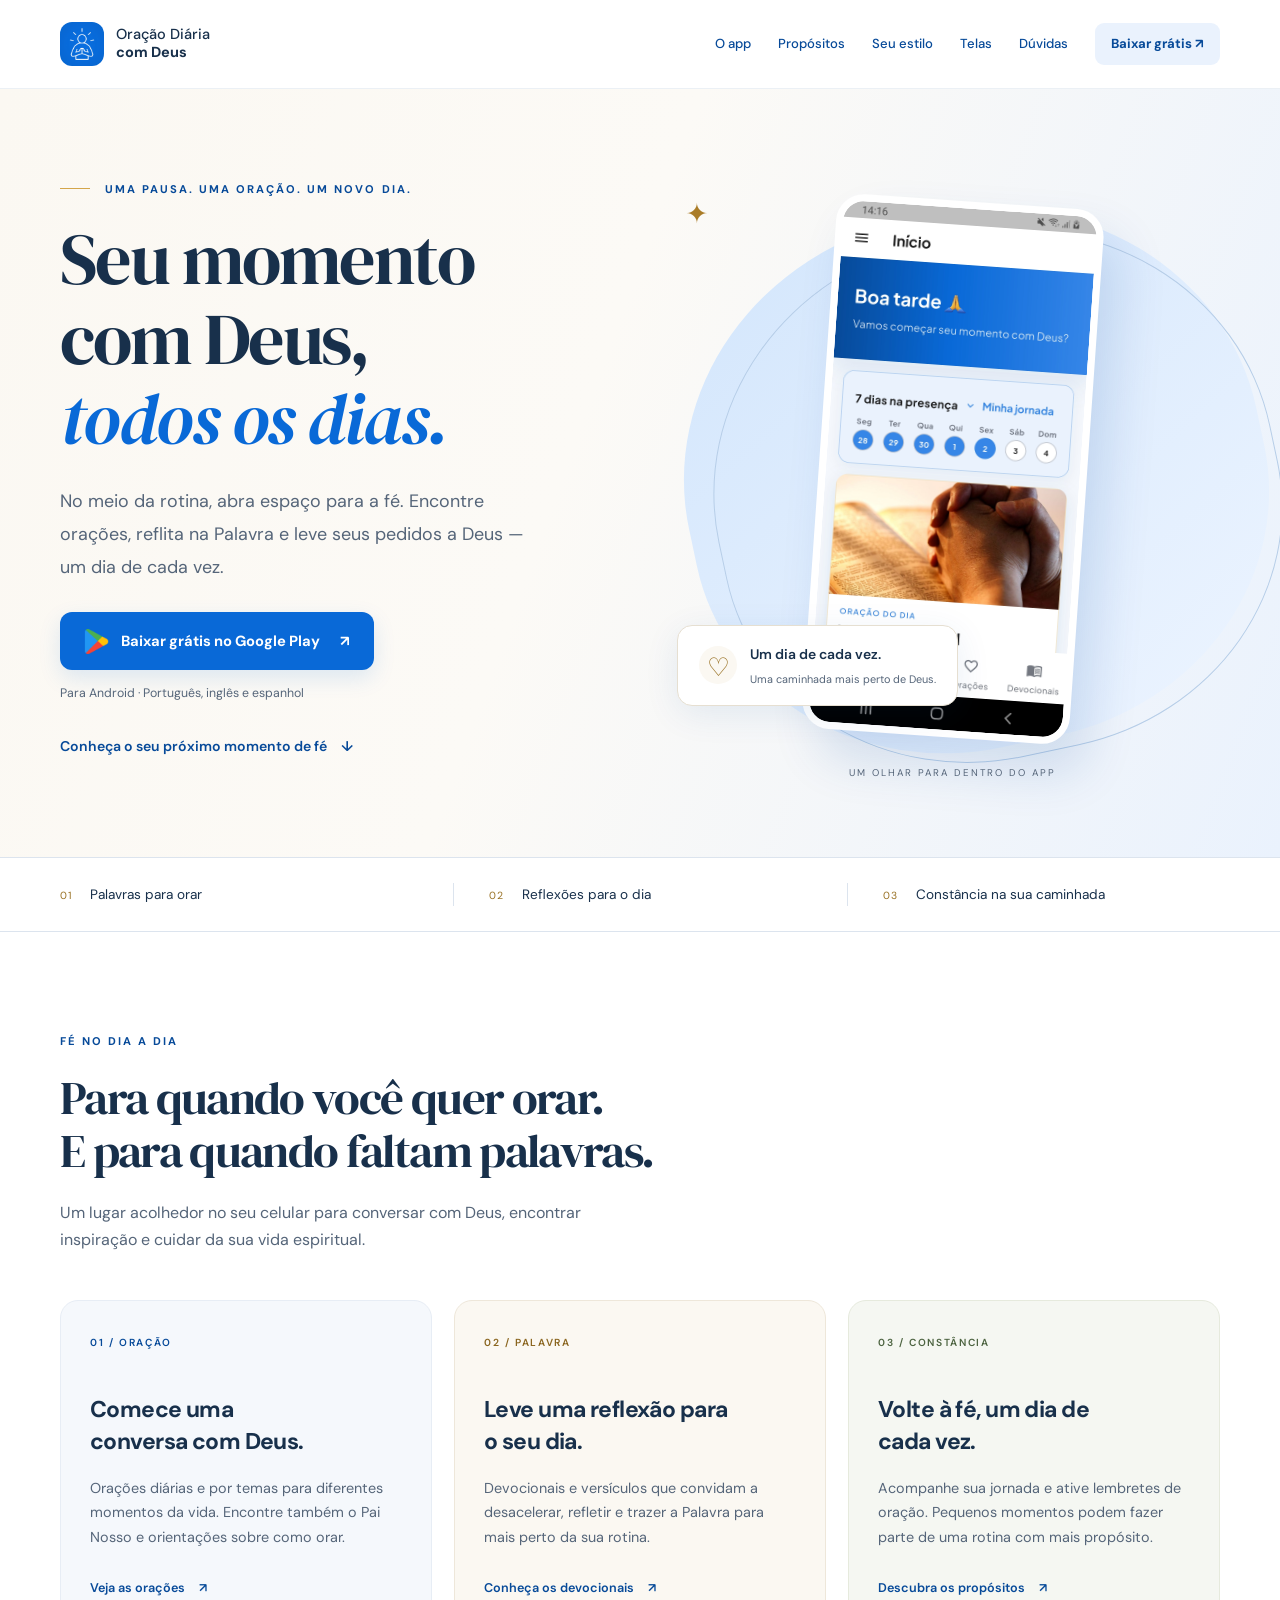
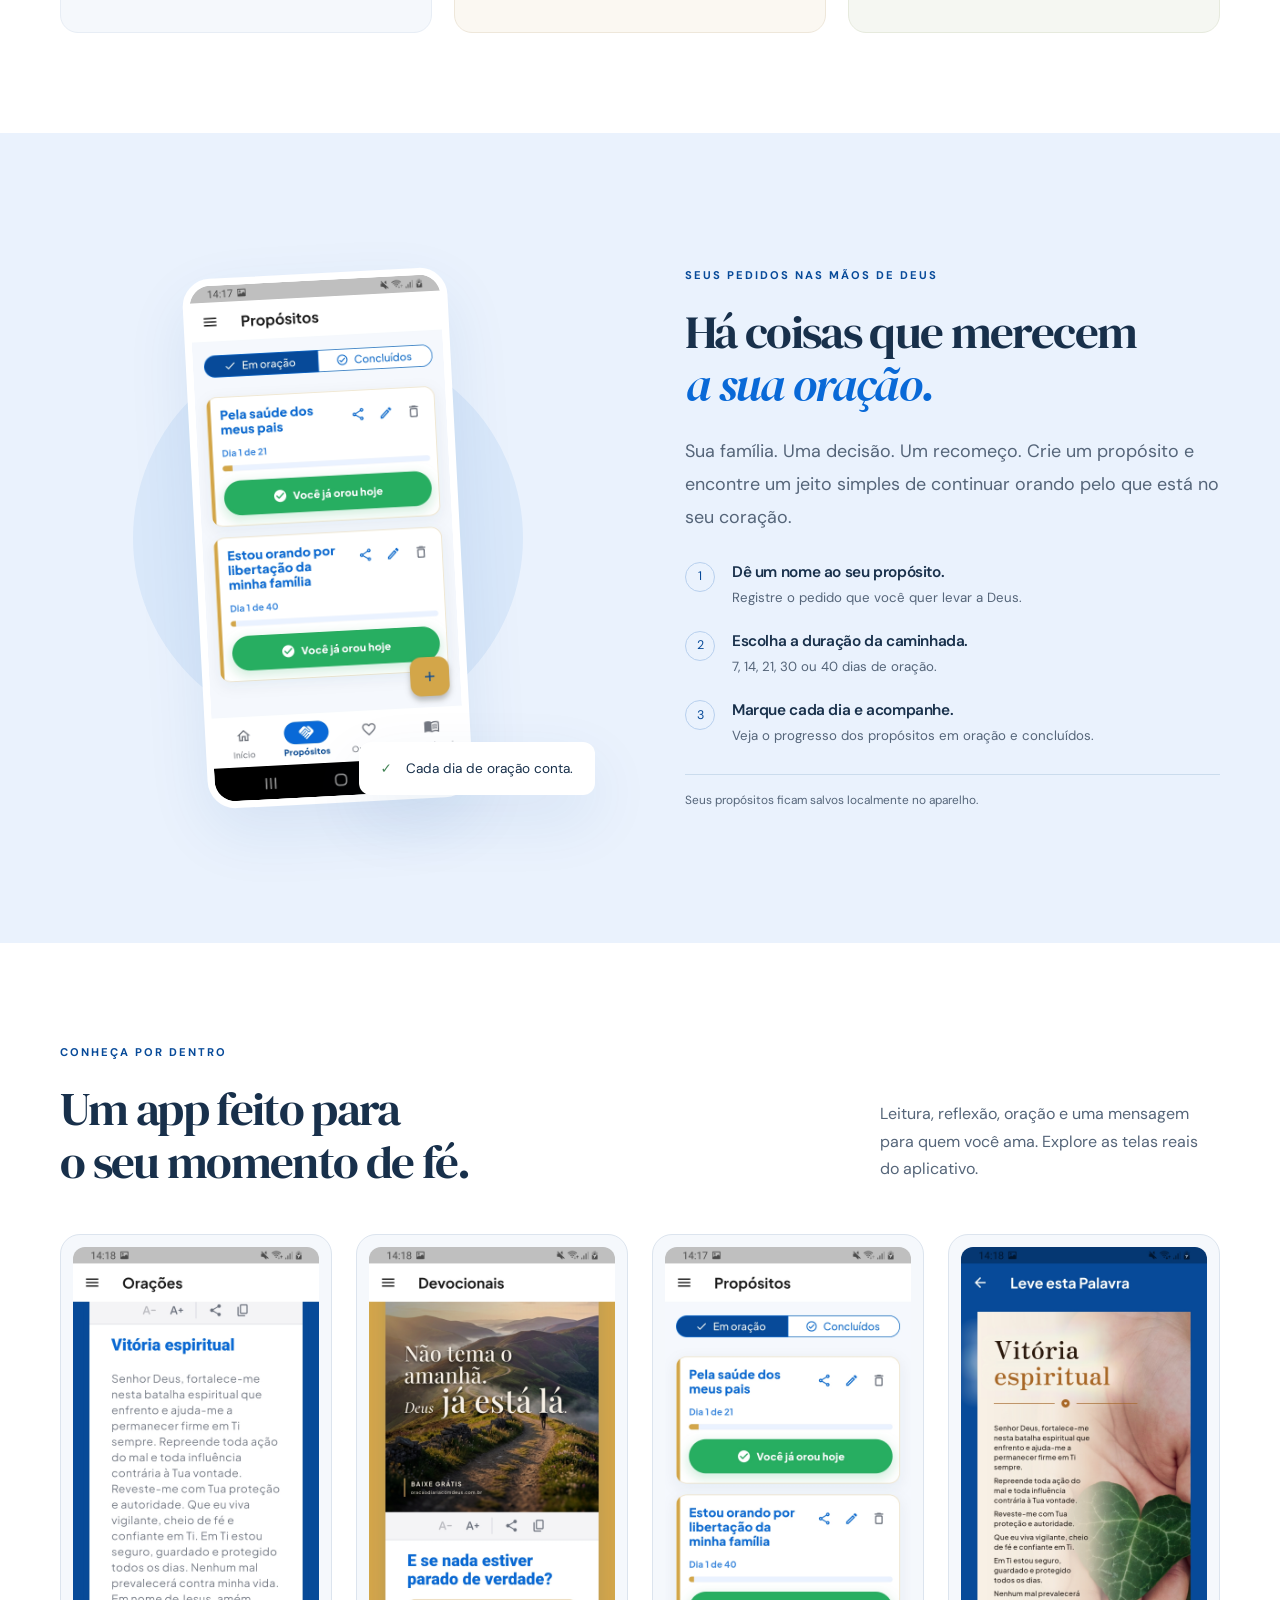
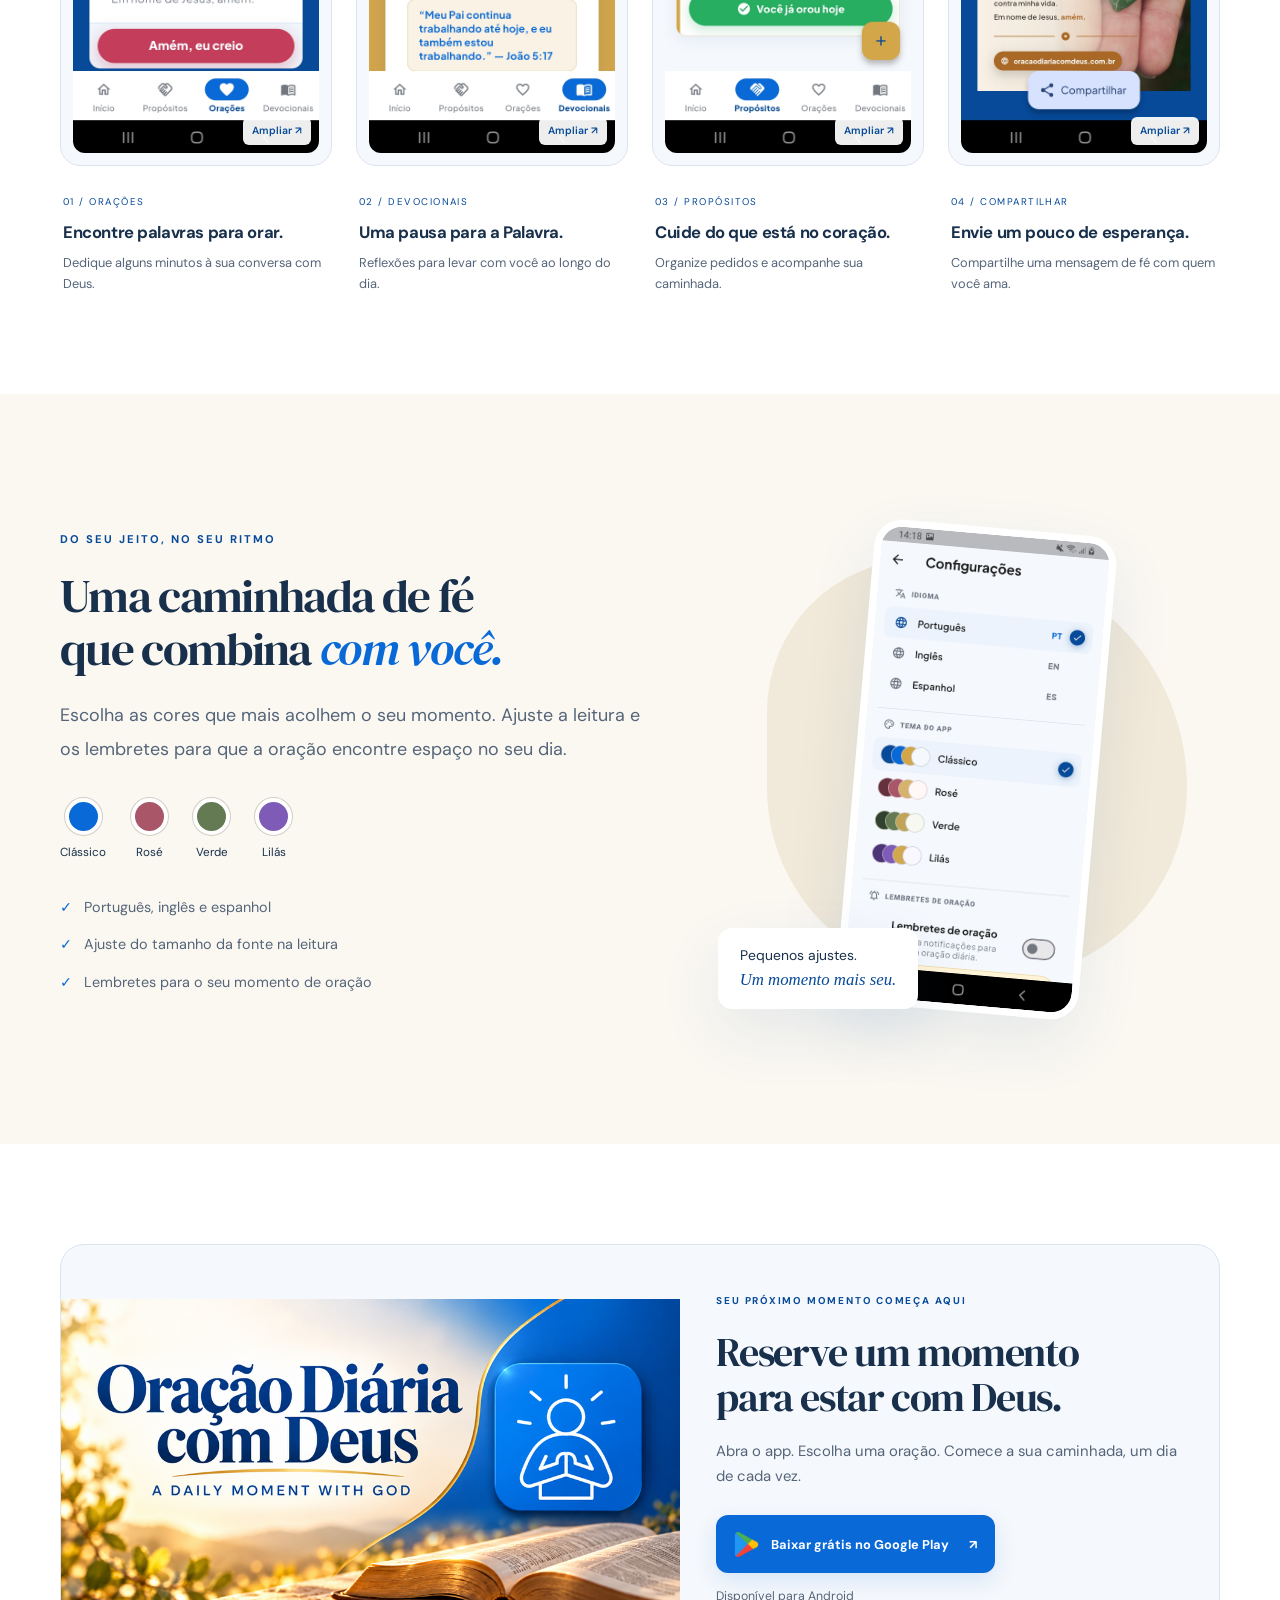
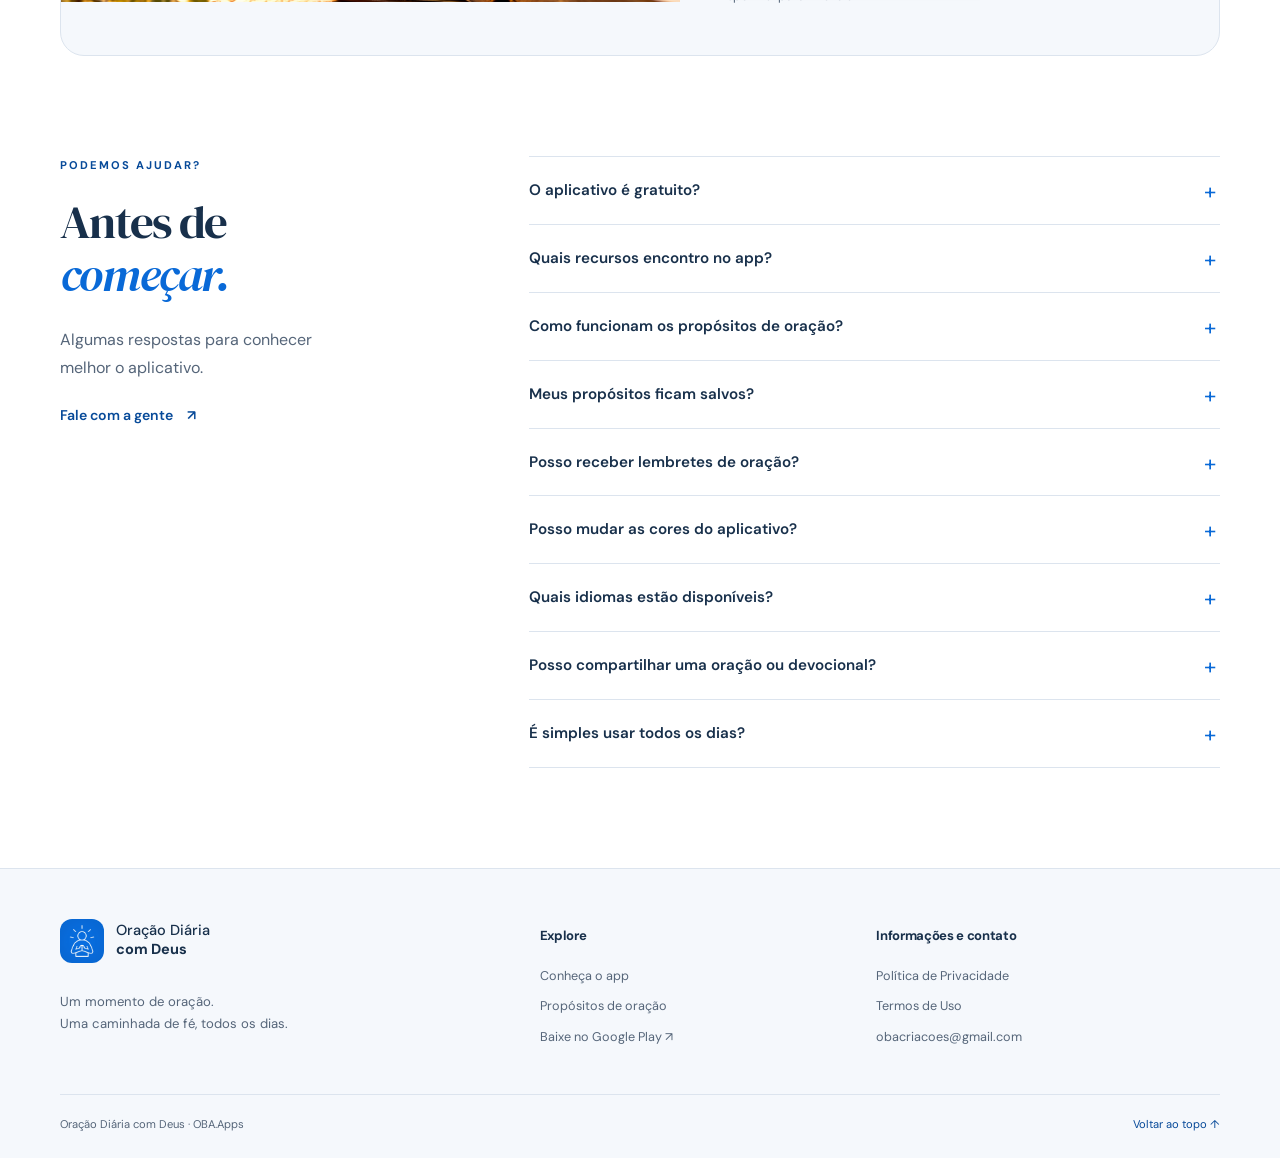
<file: index.html>
<!DOCTYPE html>
<html lang="pt-BR">
<head>
  <meta charset="utf-8">
  <meta name="viewport" content="width=device-width, initial-scale=1">
  <title>Oração Diária com Deus | Seu momento com Deus, todos os dias</title>
  <meta name="description" content="Encontre orações, devocionais e versículos para o seu dia. Acompanhe propósitos de oração e compartilhe fé com quem você ama. Instale grátis para Android.">
  <meta name="theme-color" content="#0969D7">
  <meta name="robots" content="index, follow, max-image-preview:large">
  <link rel="canonical" href="https://oracaodiariacomdeus.com.br/">
  <link rel="icon" type="image/png" href="images/logo.png">
  <link rel="apple-touch-icon" href="images/logo.png">
  <meta property="og:locale" content="pt_BR">
  <meta property="og:type" content="website">
  <meta property="og:site_name" content="Oração Diária com Deus">
  <meta property="og:title" content="Seu momento com Deus, todos os dias">
  <meta property="og:description" content="Orações, devocionais e propósitos para uma caminhada de fé no seu ritmo. Disponível gratuitamente para Android.">
  <meta property="og:url" content="https://oracaodiariacomdeus.com.br/">
  <meta property="og:image" content="https://oracaodiariacomdeus.com.br/images/convite.png">
  <meta property="og:image:width" content="1024">
  <meta property="og:image:height" content="500">
  <meta property="og:image:alt" content="Oração Diária com Deus: nova logo azul e Bíblia iluminada pelo sol">
  <meta name="twitter:card" content="summary_large_image">
  <meta name="twitter:title" content="Oração Diária com Deus">
  <meta name="twitter:description" content="Seu momento com Deus, todos os dias. Orações e devocionais no seu celular.">
  <meta name="twitter:image" content="https://oracaodiariacomdeus.com.br/images/convite.png">
  <link rel="preconnect" href="https://fonts.googleapis.com">
  <link rel="preconnect" href="https://fonts.gstatic.com" crossorigin>
  <link href="https://fonts.googleapis.com/css2?family=DM+Sans:wght@400;500;600;700&family=DM+Serif+Display:ital@0;1&display=swap" rel="stylesheet">
  <link rel="stylesheet" href="styles.css">
  <script src="script.js" defer></script>
  <script type="application/ld+json">
  {"@context":"https://schema.org","@type":"SoftwareApplication","name":"Oração Diária com Deus","operatingSystem":"Android","applicationCategory":"LifestyleApplication","inLanguage":["pt","en","es"],"url":"https://oracaodiariacomdeus.com.br/","downloadUrl":"https://play.google.com/store/apps/details?id=com.obacriacoes.oracaodamanha","image":"https://oracaodiariacomdeus.com.br/images/convite.png","offers":{"@type":"Offer","price":"0","priceCurrency":"BRL"},"publisher":{"@type":"Organization","name":"OBA.Apps"}}
  </script>
  <!-- FAQ sincronizado -->
  <script type="application/ld+json">
{
  "@context": "https://schema.org",
  "@type": "FAQPage",
  "mainEntity": [
    {
      "@type": "Question",
      "name": "O aplicativo é gratuito?",
      "acceptedAnswer": {
        "@type": "Answer",
        "text": "Sim. Você pode instalar o Oração Diária com Deus gratuitamente pela Google Play e começar sua rotina de oração no celular."
      }
    },
    {
      "@type": "Question",
      "name": "Quais recursos encontro no app?",
      "acceptedAnswer": {
        "@type": "Answer",
        "text": "Orações diárias e por temas, devocionais, versículos, orientações sobre como orar, Pai Nosso, propósitos de oração, temas de cores, lembretes e compartilhamento."
      }
    },
    {
      "@type": "Question",
      "name": "Como funcionam os propósitos de oração?",
      "acceptedAnswer": {
        "@type": "Answer",
        "text": "Você cria um pedido, escolhe uma duração de 7, 14, 21, 30 ou 40 dias e marca os dias de oração. Os propósitos podem estar em oração ou concluídos."
      }
    },
    {
      "@type": "Question",
      "name": "Meus propósitos ficam salvos?",
      "acceptedAnswer": {
        "@type": "Answer",
        "text": "Sim. Os propósitos ficam salvos localmente no seu aparelho para você acompanhar sua caminhada dentro do app."
      }
    },
    {
      "@type": "Question",
      "name": "Posso receber lembretes de oração?",
      "acceptedAnswer": {
        "@type": "Answer",
        "text": "Sim. Você pode ativar os lembretes nas configurações do app e permitir as notificações no Android para lembrar do seu momento de oração."
      }
    },
    {
      "@type": "Question",
      "name": "Posso mudar as cores do aplicativo?",
      "acceptedAnswer": {
        "@type": "Answer",
        "text": "Sim. Você pode escolher entre os temas Clássico, Rosé, Verde e Lilás nas configurações do app."
      }
    },
    {
      "@type": "Question",
      "name": "Quais idiomas estão disponíveis?",
      "acceptedAnswer": {
        "@type": "Answer",
        "text": "O aplicativo oferece suporte a português, inglês e espanhol."
      }
    },
    {
      "@type": "Question",
      "name": "Posso compartilhar uma oração ou devocional?",
      "acceptedAnswer": {
        "@type": "Answer",
        "text": "Sim. Compartilhe conteúdos e artes com amigos e familiares para levar uma mensagem de fé a quem você ama."
      }
    },
    {
      "@type": "Question",
      "name": "É simples usar todos os dias?",
      "acceptedAnswer": {
        "@type": "Answer",
        "text": "Sim. Abra o app, escolha um conteúdo e dedique alguns minutos ao seu momento com Deus. Você pode acompanhar sua jornada e organizar seus propósitos ao longo dos dias."
      }
    }
  ]
}
  </script>
</head>
<body id="top">
  <a class="skip-link" href="#conteudo">Ir para o conteúdo</a>
  <header class="site-header"><div class="container nav">
    <a href="#top" class="brand" aria-label="Oração Diária com Deus — início"><img src="images/logo.png" alt="" width="44" height="44"><span>Oração Diária<br><strong>com Deus</strong></span></a>
    <button class="menu-toggle" type="button" aria-controls="menu" aria-expanded="false" hidden>Menu <span aria-hidden="true">☰</span></button>
    <nav id="menu" aria-label="Navegação principal"><a href="#recursos">O app</a><a href="#propositos">Propósitos</a><a href="#temas">Seu estilo</a><a href="#screens">Telas</a><a href="#faq">Dúvidas</a><a class="nav-download" href="https://play.google.com/store/apps/details?id=com.obacriacoes.oracaodamanha" target="_blank" rel="noopener noreferrer">Baixar grátis <span aria-hidden="true">↗</span></a></nav>
  </div></header>
  <main id="conteudo">
    <section class="hero"><div class="container hero-grid">
      <div class="hero-copy"><span class="eyebrow"><span class="eyebrow-line" aria-hidden="true"></span> UMA PAUSA. UMA ORAÇÃO. UM NOVO DIA.</span><h1>Seu momento<br>com Deus,<br><em>todos os dias.</em></h1><p class="lead">No meio da rotina, abra espaço para a fé. Encontre orações, reflita na Palavra e leve seus pedidos a Deus — um dia de cada vez.</p><a class="btn btn-primary store-button" href="https://play.google.com/store/apps/details?id=com.obacriacoes.oracaodamanha" target="_blank" rel="noopener noreferrer"><img src="images/google-play.png" width="27" height="30" alt="">Baixar grátis no Google Play <span aria-hidden="true">↗</span></a><p class="download-note">Para Android · Português, inglês e espanhol</p><a class="text-link" href="#recursos">Conheça o seu próximo momento de fé <span aria-hidden="true">↓</span></a></div>
      <div class="hero-visual"><div class="hero-orbit" aria-hidden="true"></div><span class="hero-spark" aria-hidden="true">✦</span><div class="device hero-device"><img src="images/home.jpg" alt="Tela inicial real do app com saudação, jornada de oração e oração do dia" width="996" height="2048" fetchpriority="high"></div><div class="moment-note"><span class="note-icon" aria-hidden="true">♡</span><div>Um dia de cada vez.<small>Uma caminhada mais perto de Deus.</small></div></div><span class="visual-caption">UM OLHAR PARA DENTRO DO APP</span></div>
    </div></section>
    <div id="beneficios" class="benefits-band"><div class="container benefits"><p><span aria-hidden="true">01</span> Palavras para orar</p><p><span aria-hidden="true">02</span> Reflexões para o dia</p><p><span aria-hidden="true">03</span> Constância na sua caminhada</p></div></div>
    <section id="recursos" class="section container"><div class="section-heading"><span class="eyebrow">FÉ NO DIA A DIA</span><h2>Para quando você quer orar.<br>E para quando faltam palavras.</h2><p>Um lugar acolhedor no seu celular para conversar com Deus, encontrar inspiração e cuidar da sua vida espiritual.</p></div><div class="feature-grid">
      <article class="feature-card"><span class="feature-number">01 / ORAÇÃO</span><h3>Comece uma conversa com Deus.</h3><p>Orações diárias e por temas para diferentes momentos da vida. Encontre também o Pai Nosso e orientações sobre como orar.</p><a class="text-link" href="#screens">Veja as orações <span aria-hidden="true">↗</span></a></article>
      <article class="feature-card"><span class="feature-number">02 / PALAVRA</span><h3>Leve uma reflexão para o seu dia.</h3><p>Devocionais e versículos que convidam a desacelerar, refletir e trazer a Palavra para mais perto da sua rotina.</p><a class="text-link" href="#screens">Conheça os devocionais <span aria-hidden="true">↗</span></a></article>
      <article class="feature-card"><span class="feature-number">03 / CONSTÂNCIA</span><h3>Volte à fé, um dia de cada vez.</h3><p>Acompanhe sua jornada e ative lembretes de oração. Pequenos momentos podem fazer parte de uma rotina com mais propósito.</p><a class="text-link" href="#propositos">Descubra os propósitos <span aria-hidden="true">↗</span></a></article>
    </div></section>
    <section id="propositos" class="purpose-section section"><div class="container split"><div class="purpose-visual"><div class="device purpose-device"><img src="images/propositos.jpg" alt="Tela real de Propósitos: pedidos de oração, duração, progresso e marcação diária" width="996" height="2048" loading="lazy"></div><div class="purpose-label"><span aria-hidden="true">✓</span> Cada dia de oração conta.</div></div><div class="split-copy"><span class="eyebrow">SEUS PEDIDOS NAS MÃOS DE DEUS</span><h2>Há coisas que merecem<br><em>a sua oração.</em></h2><p class="lead">Sua família. Uma decisão. Um recomeço. Crie um propósito e encontre um jeito simples de continuar orando pelo que está no seu coração.</p><ol class="steps"><li><span>1</span><div><h3>Dê um nome ao seu propósito.</h3><p>Registre o pedido que você quer levar a Deus.</p></div></li><li><span>2</span><div><h3>Escolha a duração da caminhada.</h3><p>7, 14, 21, 30 ou 40 dias de oração.</p></div></li><li><span>3</span><div><h3>Marque cada dia e acompanhe.</h3><p>Veja o progresso dos propósitos em oração e concluídos.</p></div></li></ol><p class="quiet-note">Seus propósitos ficam salvos localmente no aparelho.</p></div></div></section>
    <section id="screens" class="section container screens-section"><div class="section-heading horizontal-heading"><div><span class="eyebrow">CONHEÇA POR DENTRO</span><h2>Um app feito para<br>o seu momento de fé.</h2></div><p>Leitura, reflexão, oração e uma mensagem para quem você ama. Explore as telas reais do aplicativo.</p></div><div class="screens-grid">
      <figure class="screen-card"><a href="images/oracao.jpg" class="screenshot-link" aria-label="Ampliar tela de leitura de oração"><img src="images/oracao.jpg" alt="Oração Vitória espiritual, com texto e botão Amém, eu creio" width="996" height="2048" loading="lazy"><span class="zoom-hint" aria-hidden="true">Ampliar ↗</span></a><figcaption><span>01 / ORAÇÕES</span><h3>Encontre palavras para orar.</h3><p>Dedique alguns minutos à sua conversa com Deus.</p></figcaption></figure>
      <figure class="screen-card"><a href="images/devocional.jpg" class="screenshot-link" aria-label="Ampliar tela de devocional"><img src="images/devocional.jpg" alt="Devocional diário com paisagem, mensagem de fé e reflexão" width="996" height="2048" loading="lazy"><span class="zoom-hint" aria-hidden="true">Ampliar ↗</span></a><figcaption><span>02 / DEVOCIONAIS</span><h3>Uma pausa para a Palavra.</h3><p>Reflexões para levar com você ao longo do dia.</p></figcaption></figure>
      <figure class="screen-card"><a href="images/propositos.jpg" class="screenshot-link" aria-label="Ampliar tela de propósitos"><img src="images/propositos.jpg" alt="Lista de propósitos de oração com acompanhamento diário" width="996" height="2048" loading="lazy"><span class="zoom-hint" aria-hidden="true">Ampliar ↗</span></a><figcaption><span>03 / PROPÓSITOS</span><h3>Cuide do que está no coração.</h3><p>Organize pedidos e acompanhe sua caminhada.</p></figcaption></figure>
      <figure class="screen-card"><a href="images/compartilhar.jpg" class="screenshot-link" aria-label="Ampliar tela de compartilhamento"><img src="images/compartilhar.jpg" alt="Prévia de arte de oração para compartilhar com amigos e familiares" width="996" height="2048" loading="lazy"><span class="zoom-hint" aria-hidden="true">Ampliar ↗</span></a><figcaption><span>04 / COMPARTILHAR</span><h3>Envie um pouco de esperança.</h3><p>Compartilhe uma mensagem de fé com quem você ama.</p></figcaption></figure>
    </div></section>
    <section id="temas" class="section personalization-section"><div class="container split personalization-grid"><div class="split-copy"><span class="eyebrow">DO SEU JEITO, NO SEU RITMO</span><h2>Uma caminhada de fé<br>que combina <em>com você.</em></h2><p class="lead">Escolha as cores que mais acolhem o seu momento. Ajuste a leitura e os lembretes para que a oração encontre espaço no seu dia.</p><div class="theme-swatches" aria-label="Temas disponíveis no aplicativo"><div><span style="--swatch:#0969D7"></span>Clássico</div><div><span style="--swatch:#A95768"></span>Rosé</div><div><span style="--swatch:#647A52"></span>Verde</div><div><span style="--swatch:#7D5BB6"></span>Lilás</div></div><ul class="simple-list"><li>Português, inglês e espanhol</li><li>Ajuste do tamanho da fonte na leitura</li><li>Lembretes para o seu momento de oração</li></ul></div><div class="settings-visual"><div class="device settings-device"><img src="images/configuracoes.jpg" alt="Configurações reais do app com idiomas, quatro temas e lembretes de oração" width="996" height="2048" loading="lazy"></div><span class="settings-label">Pequenos ajustes.<br><strong>Um momento mais seu.</strong></span></div></div></section>
    <section class="section container invitation-section"><div class="invitation"><img class="invitation-art" src="images/convite.png" alt="Oração Diária com Deus: arte com a nova logo e uma Bíblia sob luz suave" width="1024" height="500" loading="lazy"><div class="invitation-copy"><span class="eyebrow">SEU PRÓXIMO MOMENTO COMEÇA AQUI</span><h2>Reserve um momento<br>para estar com Deus.</h2><p>Abra o app. Escolha uma oração. Comece a sua caminhada, um dia de cada vez.</p><a class="btn btn-primary store-button" href="https://play.google.com/store/apps/details?id=com.obacriacoes.oracaodamanha" target="_blank" rel="noopener noreferrer"><img src="images/google-play.png" width="27" height="30" alt="">Baixar grátis no Google Play <span aria-hidden="true">↗</span></a><p class="download-note">Disponível para Android</p></div></div></section>
    <section id="faq" class="section container faq-section"><div class="faq-intro"><span class="eyebrow">PODEMOS AJUDAR?</span><h2>Antes de <br><em>começar.</em></h2><p>Algumas respostas para conhecer melhor o aplicativo.</p><a class="text-link" href="mailto:obacriacoes@gmail.com">Fale com a gente <span aria-hidden="true">↗</span></a></div><div class="faq-list">
      <details><summary>O aplicativo é gratuito?</summary><p>Sim. Você pode instalar o Oração Diária com Deus gratuitamente pela Google Play e começar sua rotina de oração no celular.</p></details>
      <details><summary>Quais recursos encontro no app?</summary><p>Orações diárias e por temas, devocionais, versículos, orientações sobre como orar, Pai Nosso, propósitos de oração, temas de cores, lembretes e compartilhamento.</p></details>
      <details><summary>Como funcionam os propósitos de oração?</summary><p>Você cria um pedido, escolhe uma duração de 7, 14, 21, 30 ou 40 dias e marca os dias de oração. Os propósitos podem estar em oração ou concluídos.</p></details>
      <details><summary>Meus propósitos ficam salvos?</summary><p>Sim. Os propósitos ficam salvos localmente no seu aparelho para você acompanhar sua caminhada dentro do app.</p></details>
      <details><summary>Posso receber lembretes de oração?</summary><p>Sim. Você pode ativar os lembretes nas configurações do app e permitir as notificações no Android para lembrar do seu momento de oração.</p></details>
      <details><summary>Posso mudar as cores do aplicativo?</summary><p>Sim. Você pode escolher entre os temas Clássico, Rosé, Verde e Lilás nas configurações do app.</p></details>
      <details><summary>Quais idiomas estão disponíveis?</summary><p>O aplicativo oferece suporte a português, inglês e espanhol.</p></details>
      <details><summary>Posso compartilhar uma oração ou devocional?</summary><p>Sim. Compartilhe conteúdos e artes com amigos e familiares para levar uma mensagem de fé a quem você ama.</p></details>
      <details><summary>É simples usar todos os dias?</summary><p>Sim. Abra o app, escolha um conteúdo e dedique alguns minutos ao seu momento com Deus. Você pode acompanhar sua jornada e organizar seus propósitos ao longo dos dias.</p></details>
    </div></section>
  </main>
  <footer class="site-footer"><div class="container footer-grid"><div><a href="#top" class="brand"><img src="images/logo.png" alt="" width="44" height="44" loading="lazy"><span>Oração Diária<br><strong>com Deus</strong></span></a><p>Um momento de oração.<br>Uma caminhada de fé, todos os dias.</p></div><div><h3>Explore</h3><a href="#recursos">Conheça o app</a><a href="#propositos">Propósitos de oração</a><a href="https://play.google.com/store/apps/details?id=com.obacriacoes.oracaodamanha" target="_blank" rel="noopener noreferrer">Baixe no Google Play ↗</a></div><div><h3>Informações e contato</h3><a href="privacy-policy.html">Política de Privacidade</a><a href="terms.html">Termos de Uso</a><a href="mailto:obacriacoes@gmail.com">obacriacoes@gmail.com</a></div></div><div class="container footer-bottom"><span>Oração Diária com Deus · OBA.Apps</span><a href="#top">Voltar ao topo ↑</a></div></footer>
  <dialog class="image-dialog" aria-label="Tela ampliada do aplicativo"><button class="dialog-close" type="button" aria-label="Fechar tela ampliada">Fechar ×</button><img src="images/home.jpg" alt="Tela do aplicativo ampliada"><p></p></dialog>
</body>
</html>
</file>
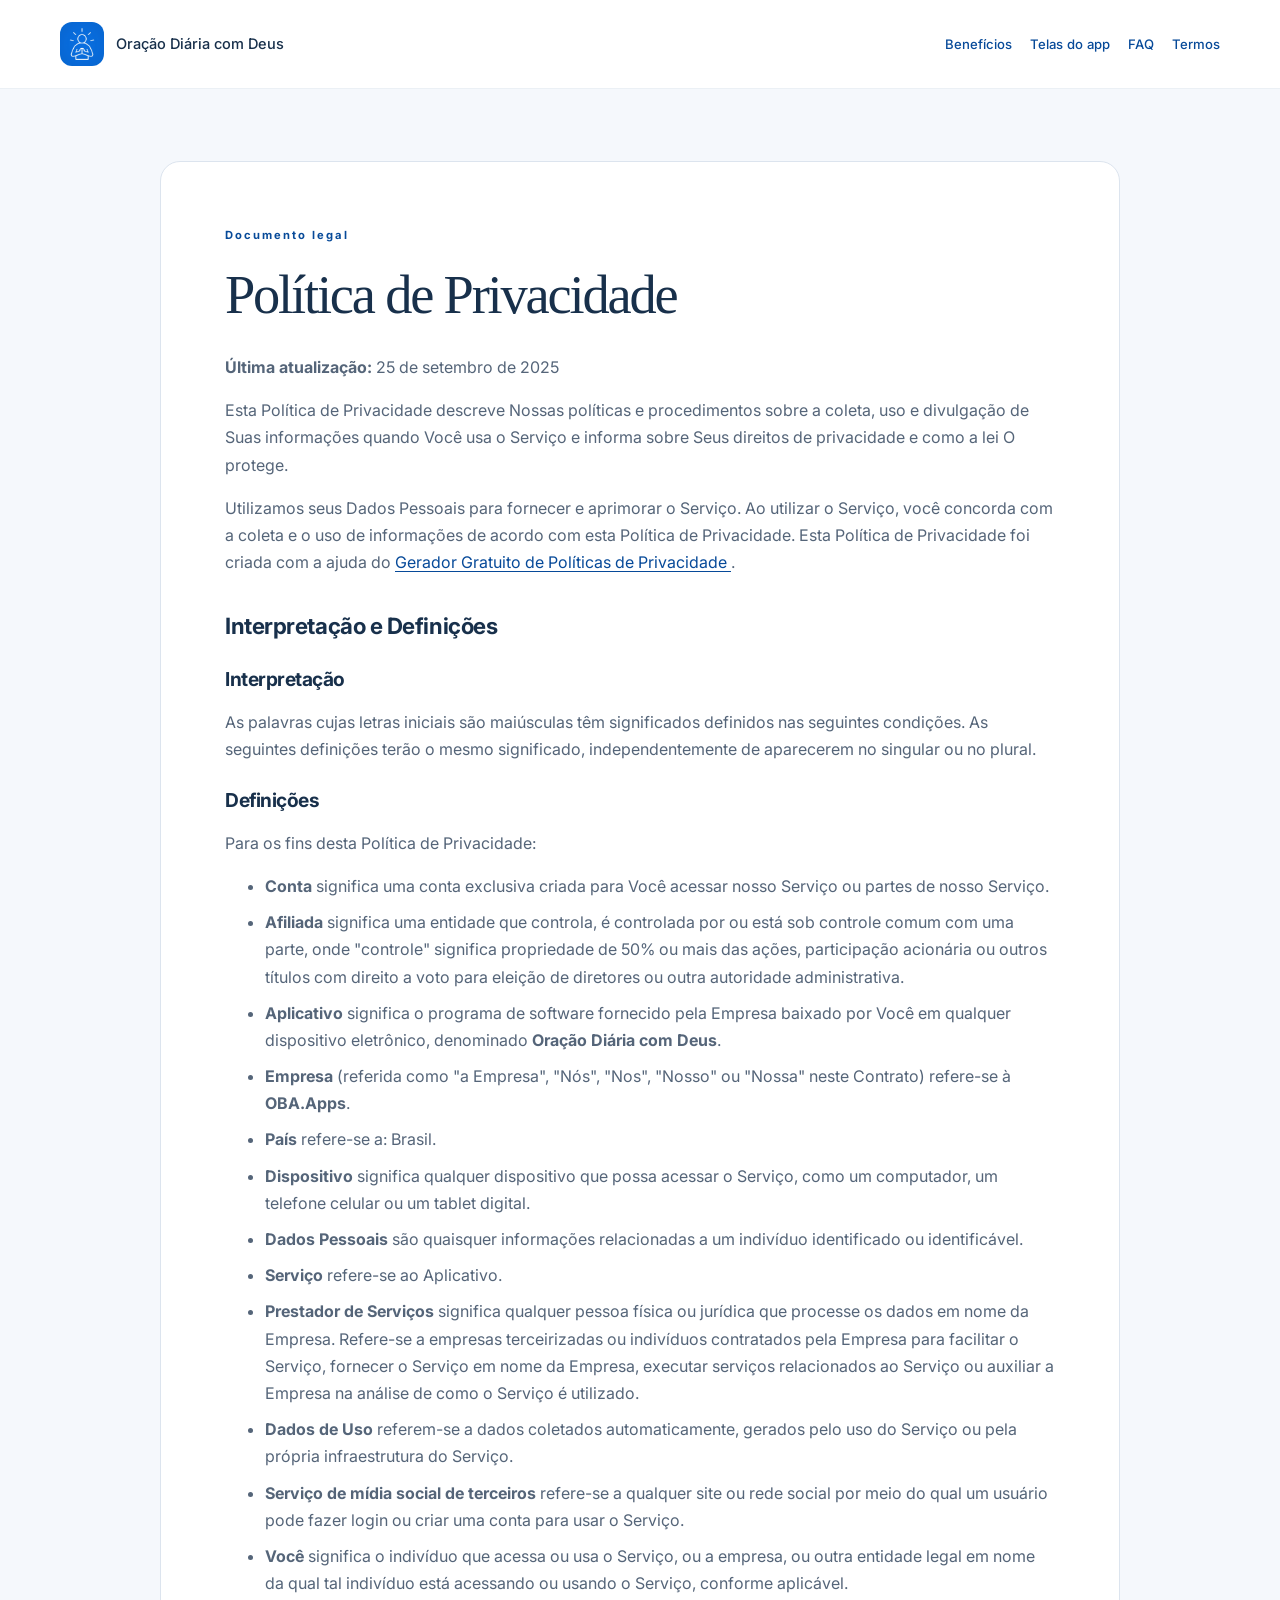
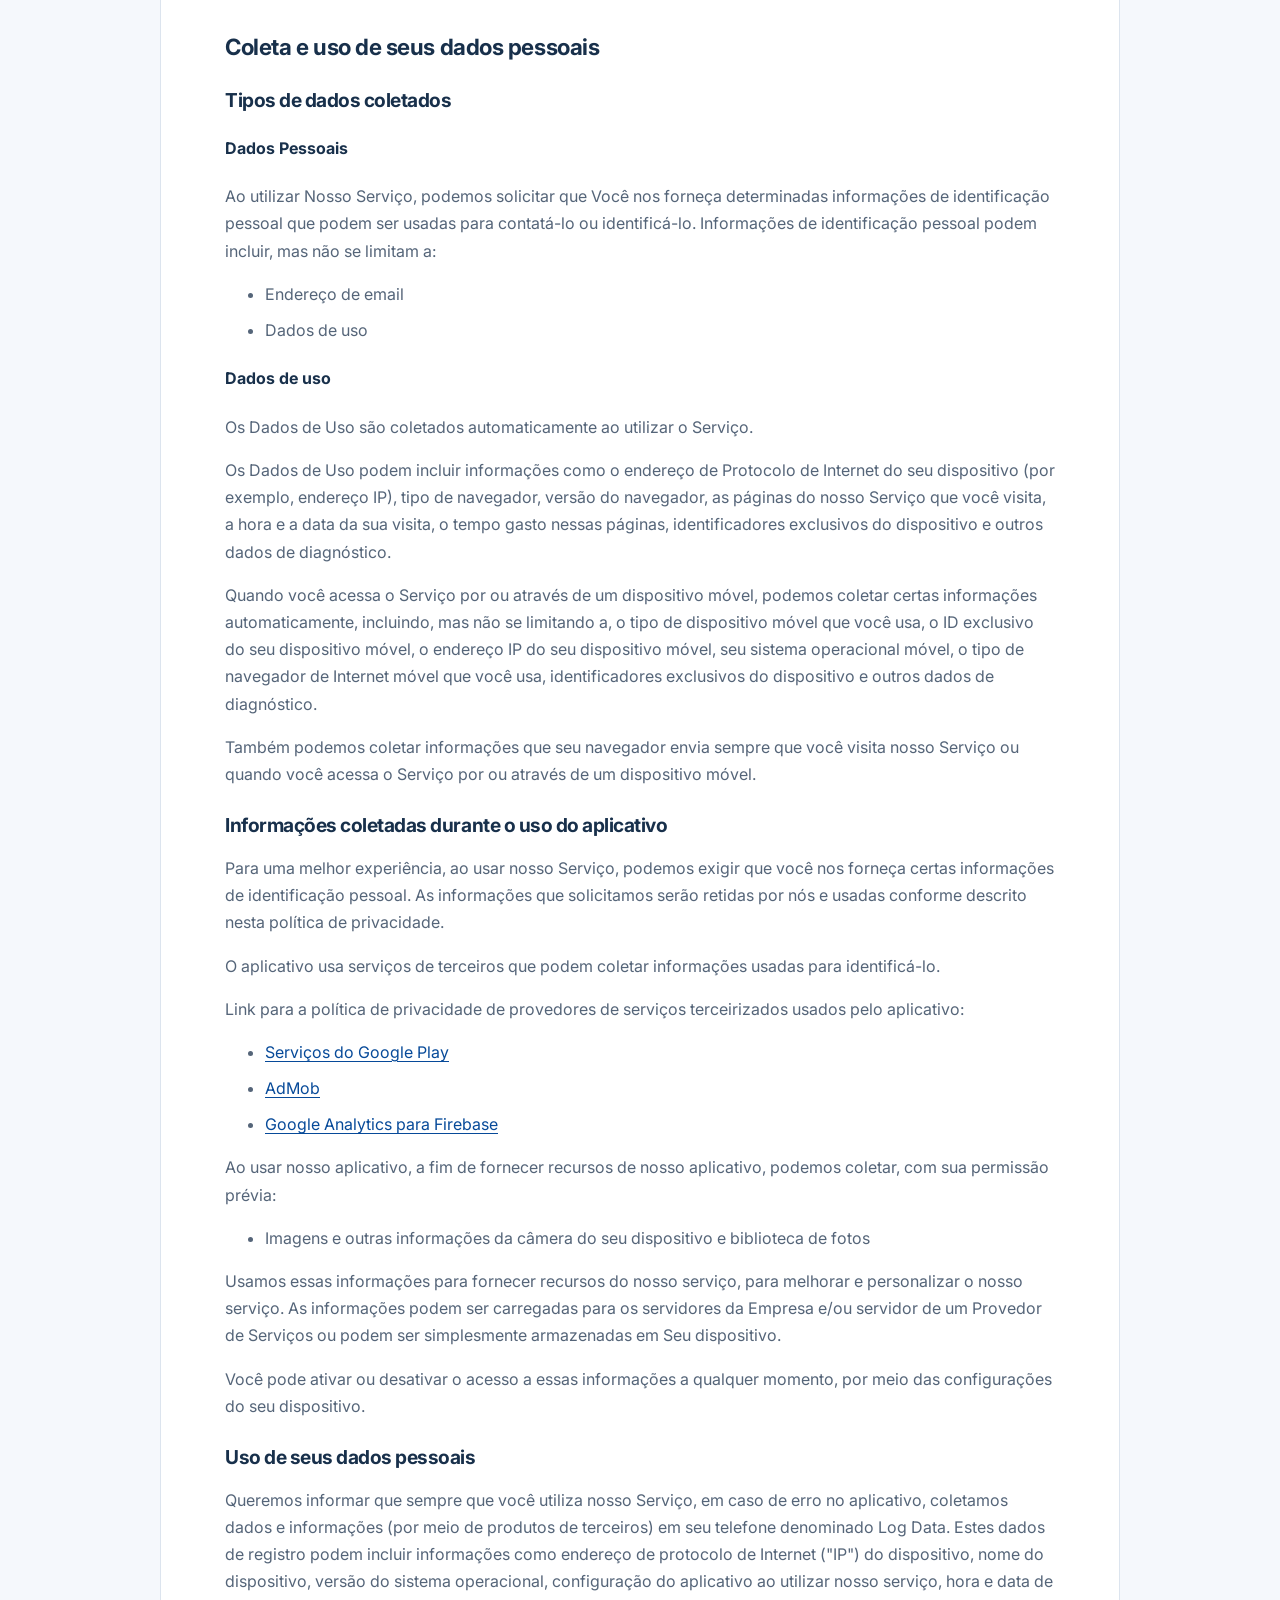
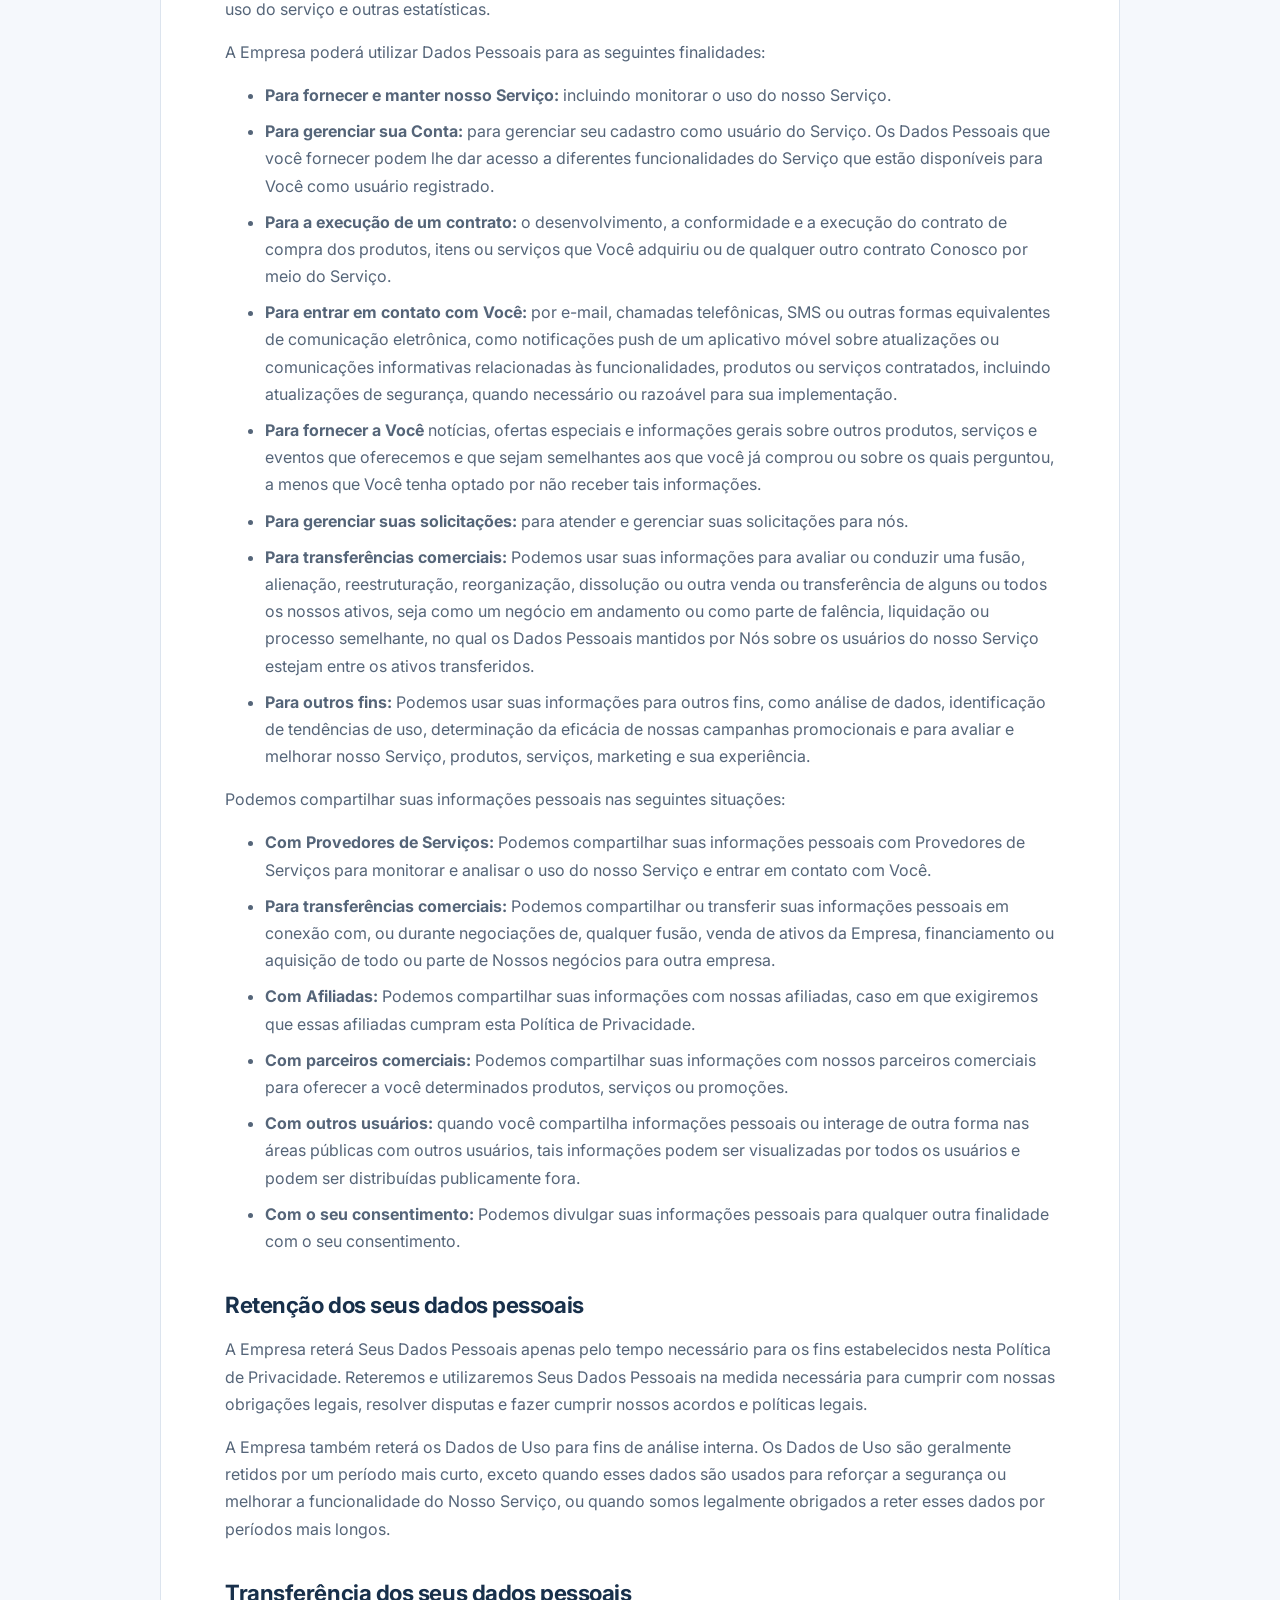
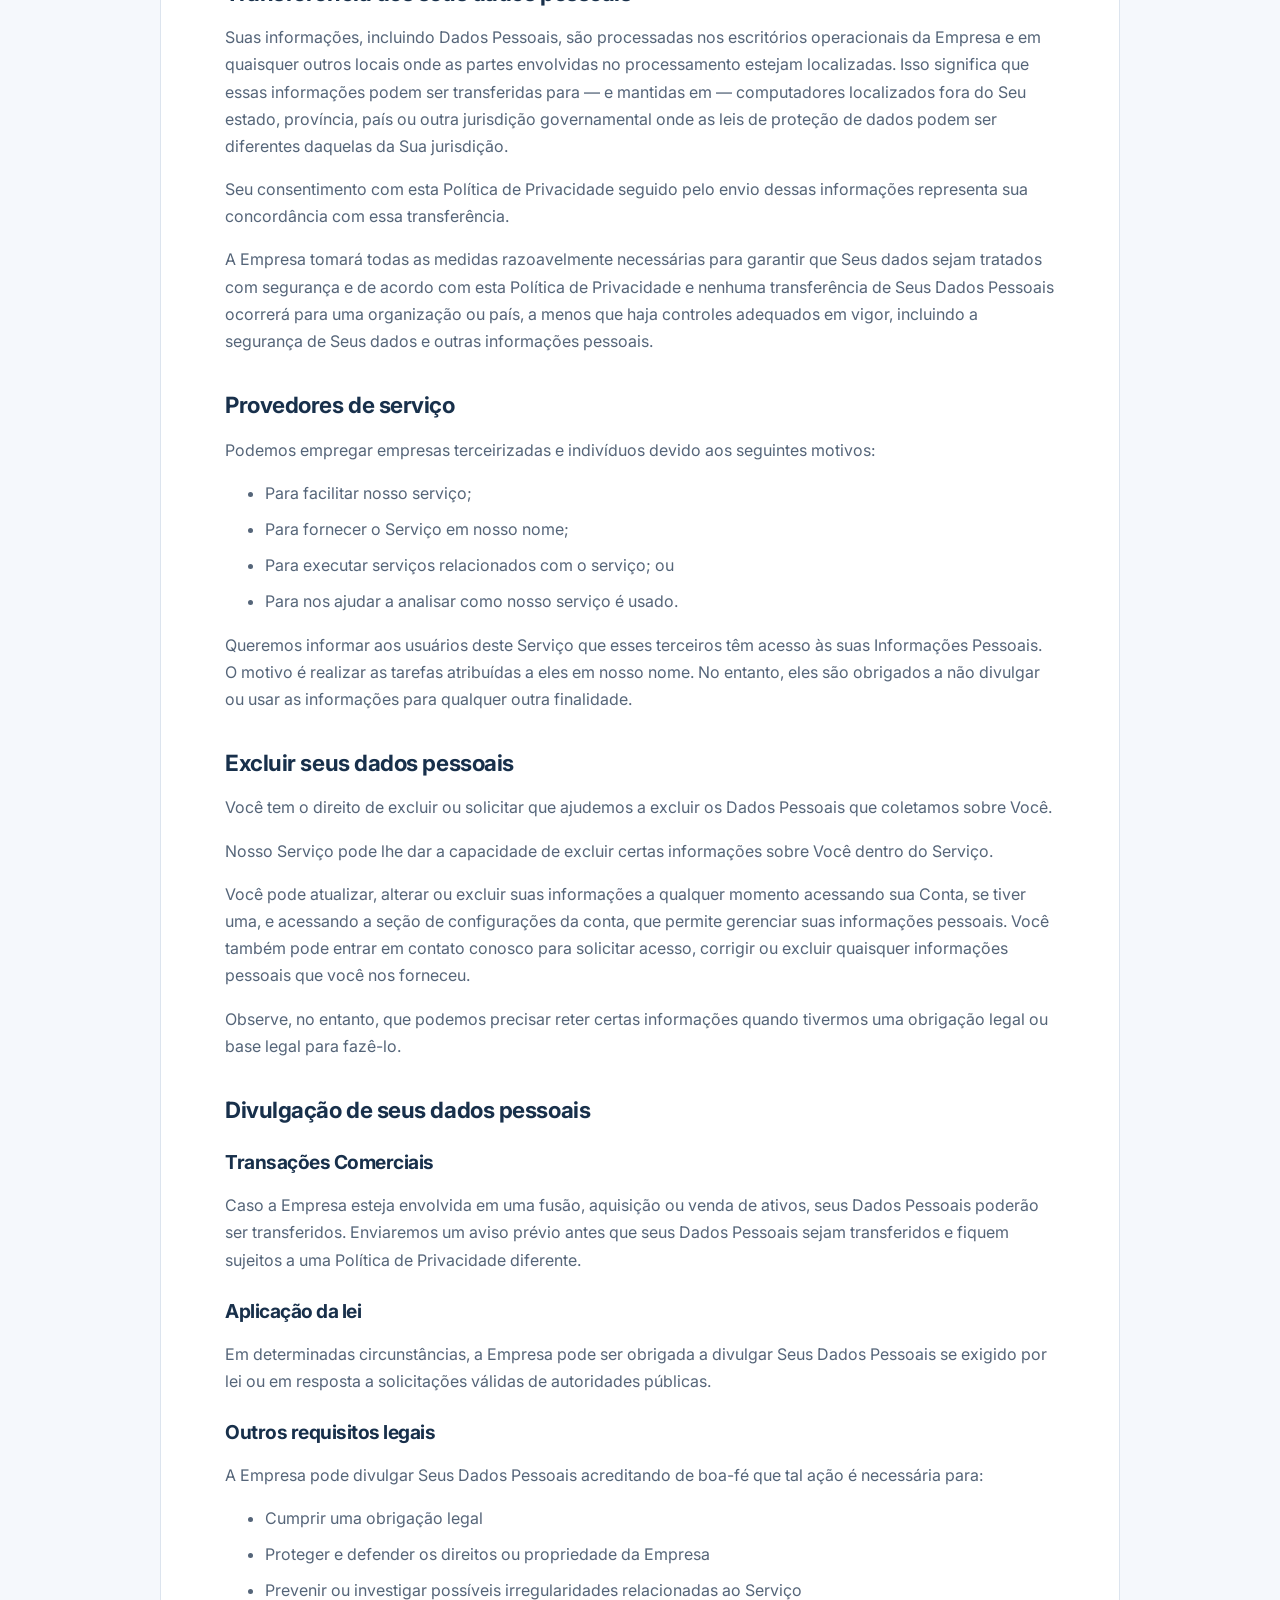
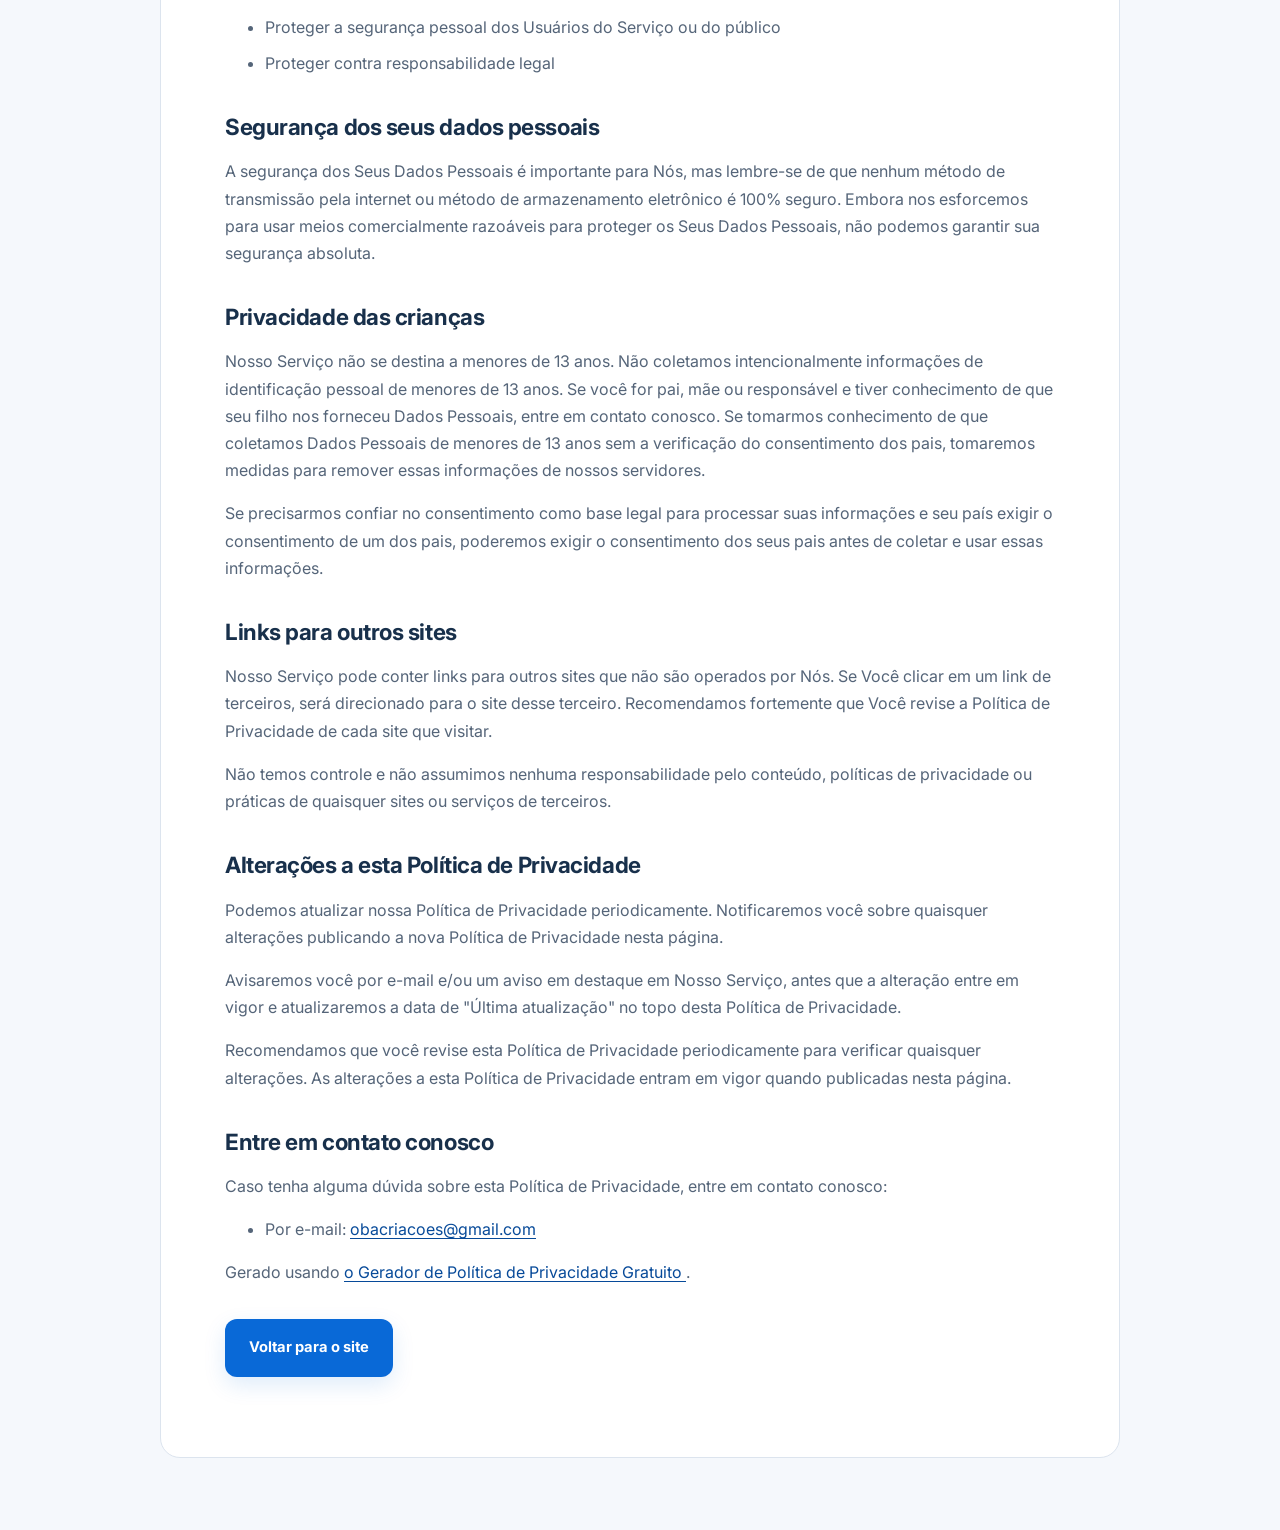
<file: privacy-policy.html>
<!DOCTYPE html>
<html lang="pt-BR">

<head>
  <meta charset="UTF-8" />
  <meta name="viewport" content="width=device-width, initial-scale=1.0" />

  <title>Política de Privacidade | Oração Diária com Deus</title>
  <meta name="description"
    content="Leia a Política de Privacidade do aplicativo Oração Diária com Deus. Saiba como dados pessoais, dados de uso, publicidade, serviços de terceiros e segurança são tratados." />
  <meta name="robots" content="index, follow, max-image-preview:large" />
  <meta name="theme-color" content="#0969D7" />
  <link rel="canonical" href="https://oracaodiariacomdeus.com.br/privacy-policy.html" />

  <meta property="og:locale" content="pt_BR" />
  <meta property="og:type" content="article" />
  <meta property="og:site_name" content="Oração Diária com Deus" />
  <meta property="og:title" content="Política de Privacidade | Oração Diária com Deus" />
  <meta property="og:description"
    content="Consulte a Política de Privacidade do aplicativo Oração Diária com Deus." />
  <meta property="og:url" content="https://oracaodiariacomdeus.com.br/privacy-policy.html" />
  <meta property="og:image" content="https://oracaodiariacomdeus.com.br/images/convite.png" />
  <meta property="og:image:alt" content="Política de Privacidade do aplicativo Oração Diária com Deus" />

  <meta name="twitter:card" content="summary_large_image" />
  <meta name="twitter:title" content="Política de Privacidade | Oração Diária com Deus" />
  <meta name="twitter:description"
    content="Leia a Política de Privacidade do aplicativo Oração Diária com Deus." />
  <meta name="twitter:image" content="https://oracaodiariacomdeus.com.br/images/convite.png" />

  <link rel="preconnect" href="https://fonts.googleapis.com" />
  <link rel="preconnect" href="https://fonts.gstatic.com" crossorigin />
  <link href="https://fonts.googleapis.com/css2?family=Inter:wght@400;500;600;700;800&display=swap" rel="stylesheet" />
  <link rel="icon" type="image/png" href="images/logo.png" />
  <link rel="stylesheet" href="styles.css" />

  <script type="application/ld+json">
  {
    "@context": "https://schema.org",
    "@type": "PrivacyPolicy",
    "name": "Política de Privacidade - Oração Diária com Deus",
    "url": "https://oracaodiariacomdeus.com.br/privacy-policy.html",
    "dateModified": "2025-09-25",
    "inLanguage": "pt-BR",
    "isPartOf": {
      "@type": "WebSite",
      "name": "Oração Diária com Deus",
      "url": "https://oracaodiariacomdeus.com.br/"
    },
    "about": {
      "@type": "SoftwareApplication",
      "name": "Oração Diária com Deus",
      "applicationCategory": "LifestyleApplication",
      "operatingSystem": "Android",
      "downloadUrl": "https://play.google.com/store/apps/details?id=com.obacriacoes.oracaodamanha"
    },
    "publisher": {
      "@type": "Organization",
      "name": "OBA.Apps"
    }
  }
  </script>
</head>

<body class="legal-page">
  <div class="bg-orb orb-1"></div>
  <div class="bg-orb orb-2"></div>
  <div class="bg-grid"></div>

  <header class="site-header">
    <div class="container nav">
      <a href="index.html" class="brand" aria-label="Voltar para a página inicial">
        <img src="images/logo.png" alt="" width="44" height="44">
        <span>Oração Diária com Deus</span>
      </a>
      <nav aria-label="Navegação principal">
        <a href="index.html#beneficios">Benefícios</a>
        <a href="index.html#screens">Telas do app</a>
        <a href="index.html#faq">FAQ</a>
        <a href="terms.html">Termos</a>
      </nav>
    </div>
  </header>

  <main class="section container" style="padding-top: 72px; padding-bottom: 72px;">
    <div class="cta" style="display:block;">
      <span class="eyebrow">Documento legal</span>
      <h1 style="font-size: clamp(2rem, 5vw, 3.4rem); letter-spacing: -0.04em;">Política de Privacidade</h1>

      <p><strong>Última atualização:</strong> 25 de setembro de 2025</p>

      <p>
        Esta Política de Privacidade descreve Nossas políticas e procedimentos sobre a coleta, uso e divulgação
        de Suas informações quando Você usa o Serviço e informa sobre Seus direitos de privacidade e como a lei O protege.
      </p>

      <p>
        Utilizamos seus Dados Pessoais para fornecer e aprimorar o Serviço. Ao utilizar o Serviço, você concorda
        com a coleta e o uso de informações de acordo com esta Política de Privacidade. Esta Política de Privacidade
        foi criada com a ajuda do
        <a href="https://www.freeprivacypolicy.com/free-privacy-policy-generator/" target="_blank" rel="noopener noreferrer">
          Gerador Gratuito de Políticas de Privacidade
        </a>.
      </p>

      <h2>Interpretação e Definições</h2>

      <h3>Interpretação</h3>
      <p>
        As palavras cujas letras iniciais são maiúsculas têm significados definidos nas seguintes condições.
        As seguintes definições terão o mesmo significado, independentemente de aparecerem no singular ou no plural.
      </p>

      <h3>Definições</h3>
      <p>Para os fins desta Política de Privacidade:</p>
      <ul>
        <li><strong>Conta</strong> significa uma conta exclusiva criada para Você acessar nosso Serviço ou partes de nosso Serviço.</li>
        <li><strong>Afiliada</strong> significa uma entidade que controla, é controlada por ou está sob controle comum com uma parte, onde "controle" significa propriedade de 50% ou mais das ações, participação acionária ou outros títulos com direito a voto para eleição de diretores ou outra autoridade administrativa.</li>
        <li><strong>Aplicativo</strong> significa o programa de software fornecido pela Empresa baixado por Você em qualquer dispositivo eletrônico, denominado <strong>Oração Diária com Deus</strong>.</li>
        <li><strong>Empresa</strong> (referida como "a Empresa", "Nós", "Nos", "Nosso" ou "Nossa" neste Contrato) refere-se à <strong>OBA.Apps</strong>.</li>
        <li><strong>País</strong> refere-se a: Brasil.</li>
        <li><strong>Dispositivo</strong> significa qualquer dispositivo que possa acessar o Serviço, como um computador, um telefone celular ou um tablet digital.</li>
        <li><strong>Dados Pessoais</strong> são quaisquer informações relacionadas a um indivíduo identificado ou identificável.</li>
        <li><strong>Serviço</strong> refere-se ao Aplicativo.</li>
        <li><strong>Prestador de Serviços</strong> significa qualquer pessoa física ou jurídica que processe os dados em nome da Empresa. Refere-se a empresas terceirizadas ou indivíduos contratados pela Empresa para facilitar o Serviço, fornecer o Serviço em nome da Empresa, executar serviços relacionados ao Serviço ou auxiliar a Empresa na análise de como o Serviço é utilizado.</li>
        <li><strong>Dados de Uso</strong> referem-se a dados coletados automaticamente, gerados pelo uso do Serviço ou pela própria infraestrutura do Serviço.</li>
        <li><strong>Serviço de mídia social de terceiros</strong> refere-se a qualquer site ou rede social por meio do qual um usuário pode fazer login ou criar uma conta para usar o Serviço.</li>
        <li><strong>Você</strong> significa o indivíduo que acessa ou usa o Serviço, ou a empresa, ou outra entidade legal em nome da qual tal indivíduo está acessando ou usando o Serviço, conforme aplicável.</li>
      </ul>

      <h2>Coleta e uso de seus dados pessoais</h2>

      <h3>Tipos de dados coletados</h3>

      <h4>Dados Pessoais</h4>
      <p>
        Ao utilizar Nosso Serviço, podemos solicitar que Você nos forneça determinadas informações de identificação pessoal
        que podem ser usadas para contatá-lo ou identificá-lo. Informações de identificação pessoal podem incluir,
        mas não se limitam a:
      </p>
      <ul>
        <li>Endereço de email</li>
        <li>Dados de uso</li>
      </ul>

      <h4>Dados de uso</h4>
      <p>Os Dados de Uso são coletados automaticamente ao utilizar o Serviço.</p>

      <p>
        Os Dados de Uso podem incluir informações como o endereço de Protocolo de Internet do seu dispositivo
        (por exemplo, endereço IP), tipo de navegador, versão do navegador, as páginas do nosso Serviço que você visita,
        a hora e a data da sua visita, o tempo gasto nessas páginas, identificadores exclusivos do dispositivo
        e outros dados de diagnóstico.
      </p>

      <p>
        Quando você acessa o Serviço por ou através de um dispositivo móvel, podemos coletar certas informações automaticamente,
        incluindo, mas não se limitando a, o tipo de dispositivo móvel que você usa, o ID exclusivo do seu dispositivo móvel,
        o endereço IP do seu dispositivo móvel, seu sistema operacional móvel, o tipo de navegador de Internet móvel que você usa,
        identificadores exclusivos do dispositivo e outros dados de diagnóstico.
      </p>

      <p>
        Também podemos coletar informações que seu navegador envia sempre que você visita nosso Serviço ou quando
        você acessa o Serviço por ou através de um dispositivo móvel.
      </p>

      <h3>Informações coletadas durante o uso do aplicativo</h3>
      <p>
        Para uma melhor experiência, ao usar nosso Serviço, podemos exigir que você nos forneça certas informações de
        identificação pessoal. As informações que solicitamos serão retidas por nós e usadas conforme descrito nesta política
        de privacidade.
      </p>

      <p>
        O aplicativo usa serviços de terceiros que podem coletar informações usadas para identificá-lo.
      </p>

      <p>Link para a política de privacidade de provedores de serviços terceirizados usados pelo aplicativo:</p>
      <ul>
        <li><a href="https://www.google.com/policies/privacy/" target="_blank" rel="noopener noreferrer">Serviços do Google Play</a></li>
        <li><a href="https://support.google.com/admob/answer/6128543?hl=en" target="_blank" rel="noopener noreferrer">AdMob</a></li>
        <li><a href="https://firebase.google.com/policies/analytics" target="_blank" rel="noopener noreferrer">Google Analytics para Firebase</a></li>
      </ul>

      <p>
        Ao usar nosso aplicativo, a fim de fornecer recursos de nosso aplicativo, podemos coletar, com sua permissão prévia:
      </p>
      <ul>
        <li>Imagens e outras informações da câmera do seu dispositivo e biblioteca de fotos</li>
      </ul>

      <p>
        Usamos essas informações para fornecer recursos do nosso serviço, para melhorar e personalizar o nosso serviço.
        As informações podem ser carregadas para os servidores da Empresa e/ou servidor de um Provedor de Serviços
        ou podem ser simplesmente armazenadas em Seu dispositivo.
      </p>

      <p>
        Você pode ativar ou desativar o acesso a essas informações a qualquer momento, por meio das configurações do seu dispositivo.
      </p>

      <h3>Uso de seus dados pessoais</h3>
      <p>
        Queremos informar que sempre que você utiliza nosso Serviço, em caso de erro no aplicativo, coletamos dados e informações
        (por meio de produtos de terceiros) em seu telefone denominado Log Data. Estes dados de registro podem incluir informações
        como endereço de protocolo de Internet ("IP") do dispositivo, nome do dispositivo, versão do sistema operacional,
        configuração do aplicativo ao utilizar nosso serviço, hora e data de uso do serviço e outras estatísticas.
      </p>

      <p>A Empresa poderá utilizar Dados Pessoais para as seguintes finalidades:</p>
      <ul>
        <li><strong>Para fornecer e manter nosso Serviço:</strong> incluindo monitorar o uso do nosso Serviço.</li>
        <li><strong>Para gerenciar sua Conta:</strong> para gerenciar seu cadastro como usuário do Serviço. Os Dados Pessoais que você fornecer podem lhe dar acesso a diferentes funcionalidades do Serviço que estão disponíveis para Você como usuário registrado.</li>
        <li><strong>Para a execução de um contrato:</strong> o desenvolvimento, a conformidade e a execução do contrato de compra dos produtos, itens ou serviços que Você adquiriu ou de qualquer outro contrato Conosco por meio do Serviço.</li>
        <li><strong>Para entrar em contato com Você:</strong> por e-mail, chamadas telefônicas, SMS ou outras formas equivalentes de comunicação eletrônica, como notificações push de um aplicativo móvel sobre atualizações ou comunicações informativas relacionadas às funcionalidades, produtos ou serviços contratados, incluindo atualizações de segurança, quando necessário ou razoável para sua implementação.</li>
        <li><strong>Para fornecer a Você</strong> notícias, ofertas especiais e informações gerais sobre outros produtos, serviços e eventos que oferecemos e que sejam semelhantes aos que você já comprou ou sobre os quais perguntou, a menos que Você tenha optado por não receber tais informações.</li>
        <li><strong>Para gerenciar suas solicitações:</strong> para atender e gerenciar suas solicitações para nós.</li>
        <li><strong>Para transferências comerciais:</strong> Podemos usar suas informações para avaliar ou conduzir uma fusão, alienação, reestruturação, reorganização, dissolução ou outra venda ou transferência de alguns ou todos os nossos ativos, seja como um negócio em andamento ou como parte de falência, liquidação ou processo semelhante, no qual os Dados Pessoais mantidos por Nós sobre os usuários do nosso Serviço estejam entre os ativos transferidos.</li>
        <li><strong>Para outros fins:</strong> Podemos usar suas informações para outros fins, como análise de dados, identificação de tendências de uso, determinação da eficácia de nossas campanhas promocionais e para avaliar e melhorar nosso Serviço, produtos, serviços, marketing e sua experiência.</li>
      </ul>

      <p>Podemos compartilhar suas informações pessoais nas seguintes situações:</p>
      <ul>
        <li><strong>Com Provedores de Serviços:</strong> Podemos compartilhar suas informações pessoais com Provedores de Serviços para monitorar e analisar o uso do nosso Serviço e entrar em contato com Você.</li>
        <li><strong>Para transferências comerciais:</strong> Podemos compartilhar ou transferir suas informações pessoais em conexão com, ou durante negociações de, qualquer fusão, venda de ativos da Empresa, financiamento ou aquisição de todo ou parte de Nossos negócios para outra empresa.</li>
        <li><strong>Com Afiliadas:</strong> Podemos compartilhar suas informações com nossas afiliadas, caso em que exigiremos que essas afiliadas cumpram esta Política de Privacidade.</li>
        <li><strong>Com parceiros comerciais:</strong> Podemos compartilhar suas informações com nossos parceiros comerciais para oferecer a você determinados produtos, serviços ou promoções.</li>
        <li><strong>Com outros usuários:</strong> quando você compartilha informações pessoais ou interage de outra forma nas áreas públicas com outros usuários, tais informações podem ser visualizadas por todos os usuários e podem ser distribuídas publicamente fora.</li>
        <li><strong>Com o seu consentimento:</strong> Podemos divulgar suas informações pessoais para qualquer outra finalidade com o seu consentimento.</li>
      </ul>

      <h2>Retenção dos seus dados pessoais</h2>
      <p>
        A Empresa reterá Seus Dados Pessoais apenas pelo tempo necessário para os fins estabelecidos nesta Política de Privacidade.
        Reteremos e utilizaremos Seus Dados Pessoais na medida necessária para cumprir com nossas obrigações legais,
        resolver disputas e fazer cumprir nossos acordos e políticas legais.
      </p>

      <p>
        A Empresa também reterá os Dados de Uso para fins de análise interna. Os Dados de Uso são geralmente retidos por
        um período mais curto, exceto quando esses dados são usados para reforçar a segurança ou melhorar a funcionalidade
        do Nosso Serviço, ou quando somos legalmente obrigados a reter esses dados por períodos mais longos.
      </p>

      <h2>Transferência dos seus dados pessoais</h2>
      <p>
        Suas informações, incluindo Dados Pessoais, são processadas nos escritórios operacionais da Empresa e em quaisquer
        outros locais onde as partes envolvidas no processamento estejam localizadas. Isso significa que essas informações
        podem ser transferidas para — e mantidas em — computadores localizados fora do Seu estado, província, país ou outra
        jurisdição governamental onde as leis de proteção de dados podem ser diferentes daquelas da Sua jurisdição.
      </p>

      <p>
        Seu consentimento com esta Política de Privacidade seguido pelo envio dessas informações representa sua concordância
        com essa transferência.
      </p>

      <p>
        A Empresa tomará todas as medidas razoavelmente necessárias para garantir que Seus dados sejam tratados com segurança
        e de acordo com esta Política de Privacidade e nenhuma transferência de Seus Dados Pessoais ocorrerá para uma organização
        ou país, a menos que haja controles adequados em vigor, incluindo a segurança de Seus dados e outras informações pessoais.
      </p>

      <h2>Provedores de serviço</h2>
      <p>Podemos empregar empresas terceirizadas e indivíduos devido aos seguintes motivos:</p>
      <ul>
        <li>Para facilitar nosso serviço;</li>
        <li>Para fornecer o Serviço em nosso nome;</li>
        <li>Para executar serviços relacionados com o serviço; ou</li>
        <li>Para nos ajudar a analisar como nosso serviço é usado.</li>
      </ul>

      <p>
        Queremos informar aos usuários deste Serviço que esses terceiros têm acesso às suas Informações Pessoais.
        O motivo é realizar as tarefas atribuídas a eles em nosso nome. No entanto, eles são obrigados a não divulgar
        ou usar as informações para qualquer outra finalidade.
      </p>

      <h2>Excluir seus dados pessoais</h2>
      <p>
        Você tem o direito de excluir ou solicitar que ajudemos a excluir os Dados Pessoais que coletamos sobre Você.
      </p>

      <p>
        Nosso Serviço pode lhe dar a capacidade de excluir certas informações sobre Você dentro do Serviço.
      </p>

      <p>
        Você pode atualizar, alterar ou excluir suas informações a qualquer momento acessando sua Conta, se tiver uma,
        e acessando a seção de configurações da conta, que permite gerenciar suas informações pessoais.
        Você também pode entrar em contato conosco para solicitar acesso, corrigir ou excluir quaisquer informações
        pessoais que você nos forneceu.
      </p>

      <p>
        Observe, no entanto, que podemos precisar reter certas informações quando tivermos uma obrigação legal
        ou base legal para fazê-lo.
      </p>

      <h2>Divulgação de seus dados pessoais</h2>

      <h3>Transações Comerciais</h3>
      <p>
        Caso a Empresa esteja envolvida em uma fusão, aquisição ou venda de ativos, seus Dados Pessoais poderão ser transferidos.
        Enviaremos um aviso prévio antes que seus Dados Pessoais sejam transferidos e fiquem sujeitos a uma Política
        de Privacidade diferente.
      </p>

      <h3>Aplicação da lei</h3>
      <p>
        Em determinadas circunstâncias, a Empresa pode ser obrigada a divulgar Seus Dados Pessoais se exigido por lei
        ou em resposta a solicitações válidas de autoridades públicas.
      </p>

      <h3>Outros requisitos legais</h3>
      <p>
        A Empresa pode divulgar Seus Dados Pessoais acreditando de boa-fé que tal ação é necessária para:
      </p>
      <ul>
        <li>Cumprir uma obrigação legal</li>
        <li>Proteger e defender os direitos ou propriedade da Empresa</li>
        <li>Prevenir ou investigar possíveis irregularidades relacionadas ao Serviço</li>
        <li>Proteger a segurança pessoal dos Usuários do Serviço ou do público</li>
        <li>Proteger contra responsabilidade legal</li>
      </ul>

      <h2>Segurança dos seus dados pessoais</h2>
      <p>
        A segurança dos Seus Dados Pessoais é importante para Nós, mas lembre-se de que nenhum método de transmissão
        pela internet ou método de armazenamento eletrônico é 100% seguro. Embora nos esforcemos para usar meios
        comercialmente razoáveis para proteger os Seus Dados Pessoais, não podemos garantir sua segurança absoluta.
      </p>

      <h2>Privacidade das crianças</h2>
      <p>
        Nosso Serviço não se destina a menores de 13 anos. Não coletamos intencionalmente informações de identificação
        pessoal de menores de 13 anos. Se você for pai, mãe ou responsável e tiver conhecimento de que seu filho
        nos forneceu Dados Pessoais, entre em contato conosco. Se tomarmos conhecimento de que coletamos Dados Pessoais
        de menores de 13 anos sem a verificação do consentimento dos pais, tomaremos medidas para remover essas informações
        de nossos servidores.
      </p>

      <p>
        Se precisarmos confiar no consentimento como base legal para processar suas informações e seu país exigir
        o consentimento de um dos pais, poderemos exigir o consentimento dos seus pais antes de coletar e usar essas informações.
      </p>

      <h2>Links para outros sites</h2>
      <p>
        Nosso Serviço pode conter links para outros sites que não são operados por Nós. Se Você clicar em um link de terceiros,
        será direcionado para o site desse terceiro. Recomendamos fortemente que Você revise a Política de Privacidade
        de cada site que visitar.
      </p>

      <p>
        Não temos controle e não assumimos nenhuma responsabilidade pelo conteúdo, políticas de privacidade
        ou práticas de quaisquer sites ou serviços de terceiros.
      </p>

      <h2>Alterações a esta Política de Privacidade</h2>
      <p>
        Podemos atualizar nossa Política de Privacidade periodicamente. Notificaremos você sobre quaisquer alterações
        publicando a nova Política de Privacidade nesta página.
      </p>

      <p>
        Avisaremos você por e-mail e/ou um aviso em destaque em Nosso Serviço, antes que a alteração entre em vigor
        e atualizaremos a data de "Última atualização" no topo desta Política de Privacidade.
      </p>

      <p>
        Recomendamos que você revise esta Política de Privacidade periodicamente para verificar quaisquer alterações.
        As alterações a esta Política de Privacidade entram em vigor quando publicadas nesta página.
      </p>

      <h2>Entre em contato conosco</h2>
      <p>Caso tenha alguma dúvida sobre esta Política de Privacidade, entre em contato conosco:</p>
      <ul>
        <li>Por e-mail: <a href="mailto:obacriacoes@gmail.com">obacriacoes@gmail.com</a></li>
      </ul>

      <p>
        Gerado usando
        <a href="https://www.freeprivacypolicy.com/free-privacy-policy-generator/" target="_blank" rel="noopener noreferrer">
          o Gerador de Política de Privacidade Gratuito
        </a>.
      </p>

      <p style="margin-top: 32px;">
        <a class="btn btn-primary" href="index.html">Voltar para o site</a>
      </p>
    </div>
  </main>
</body>

</html>
</file>
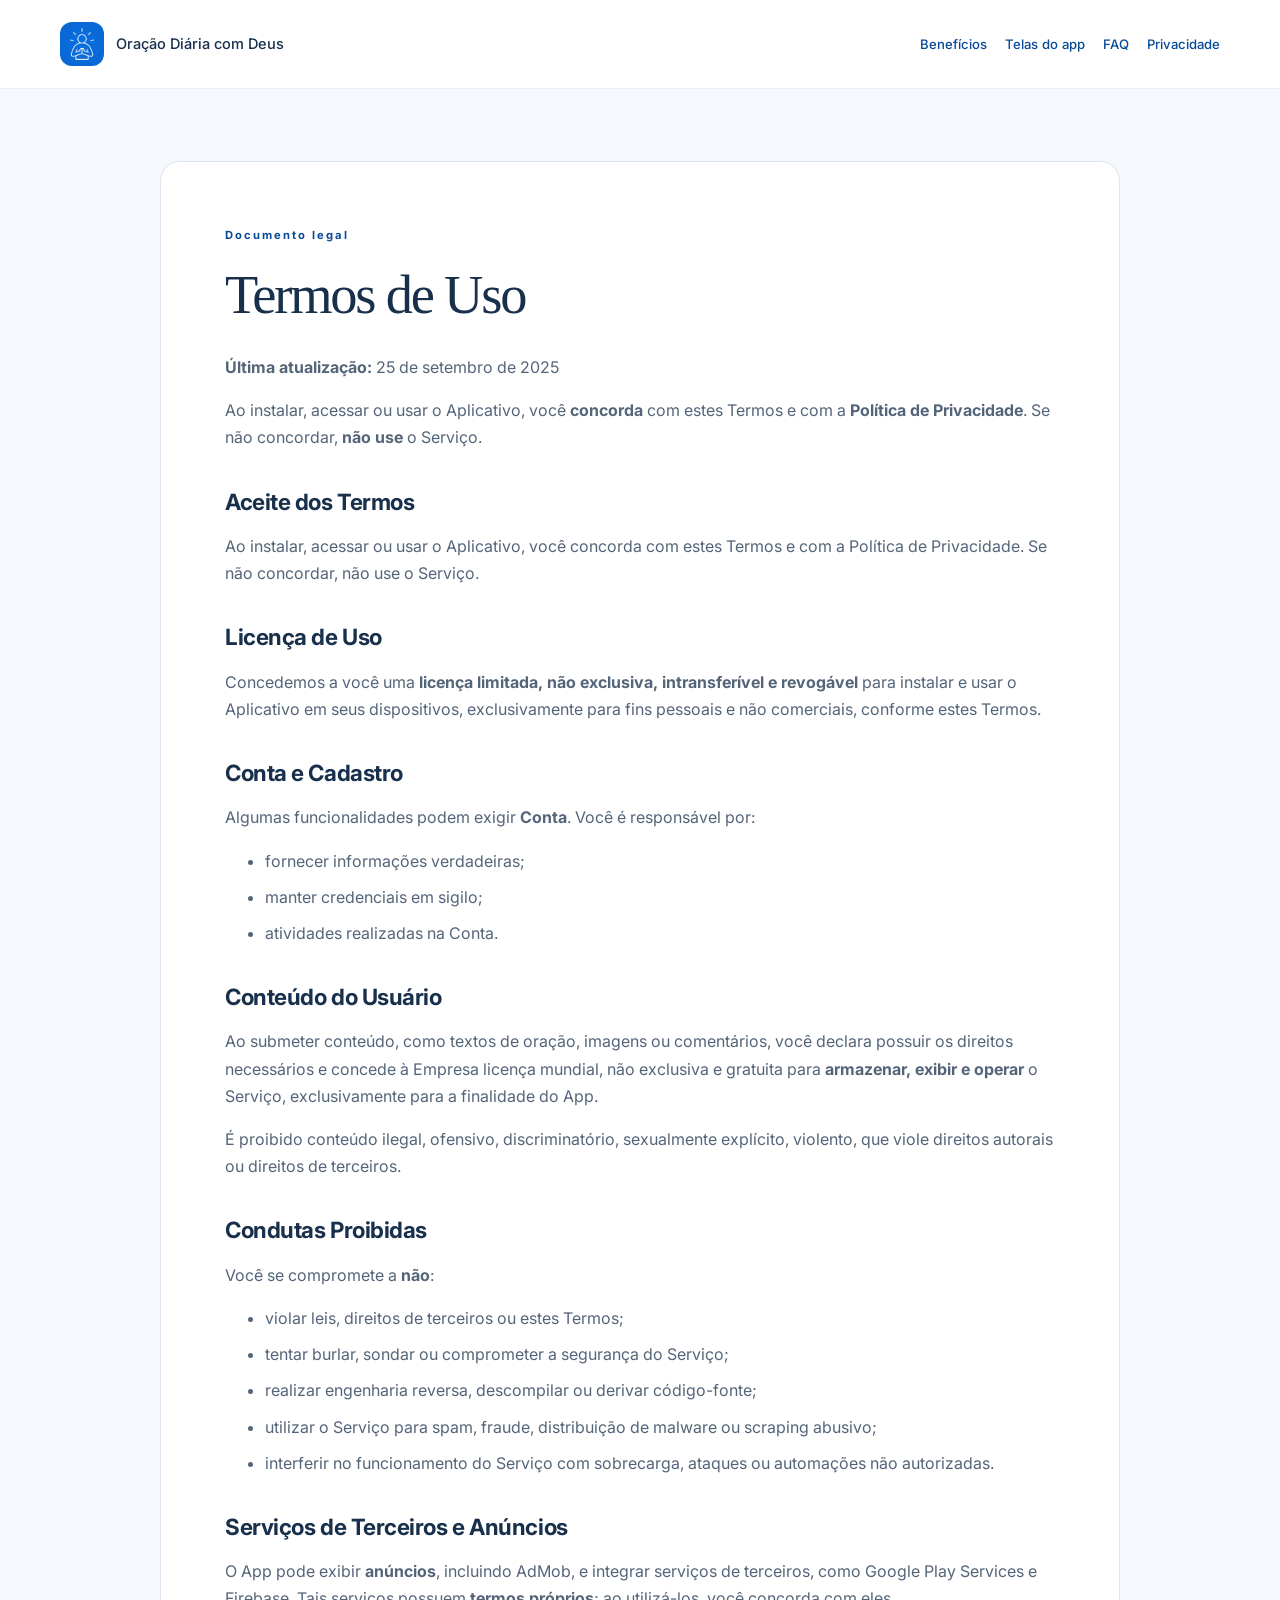
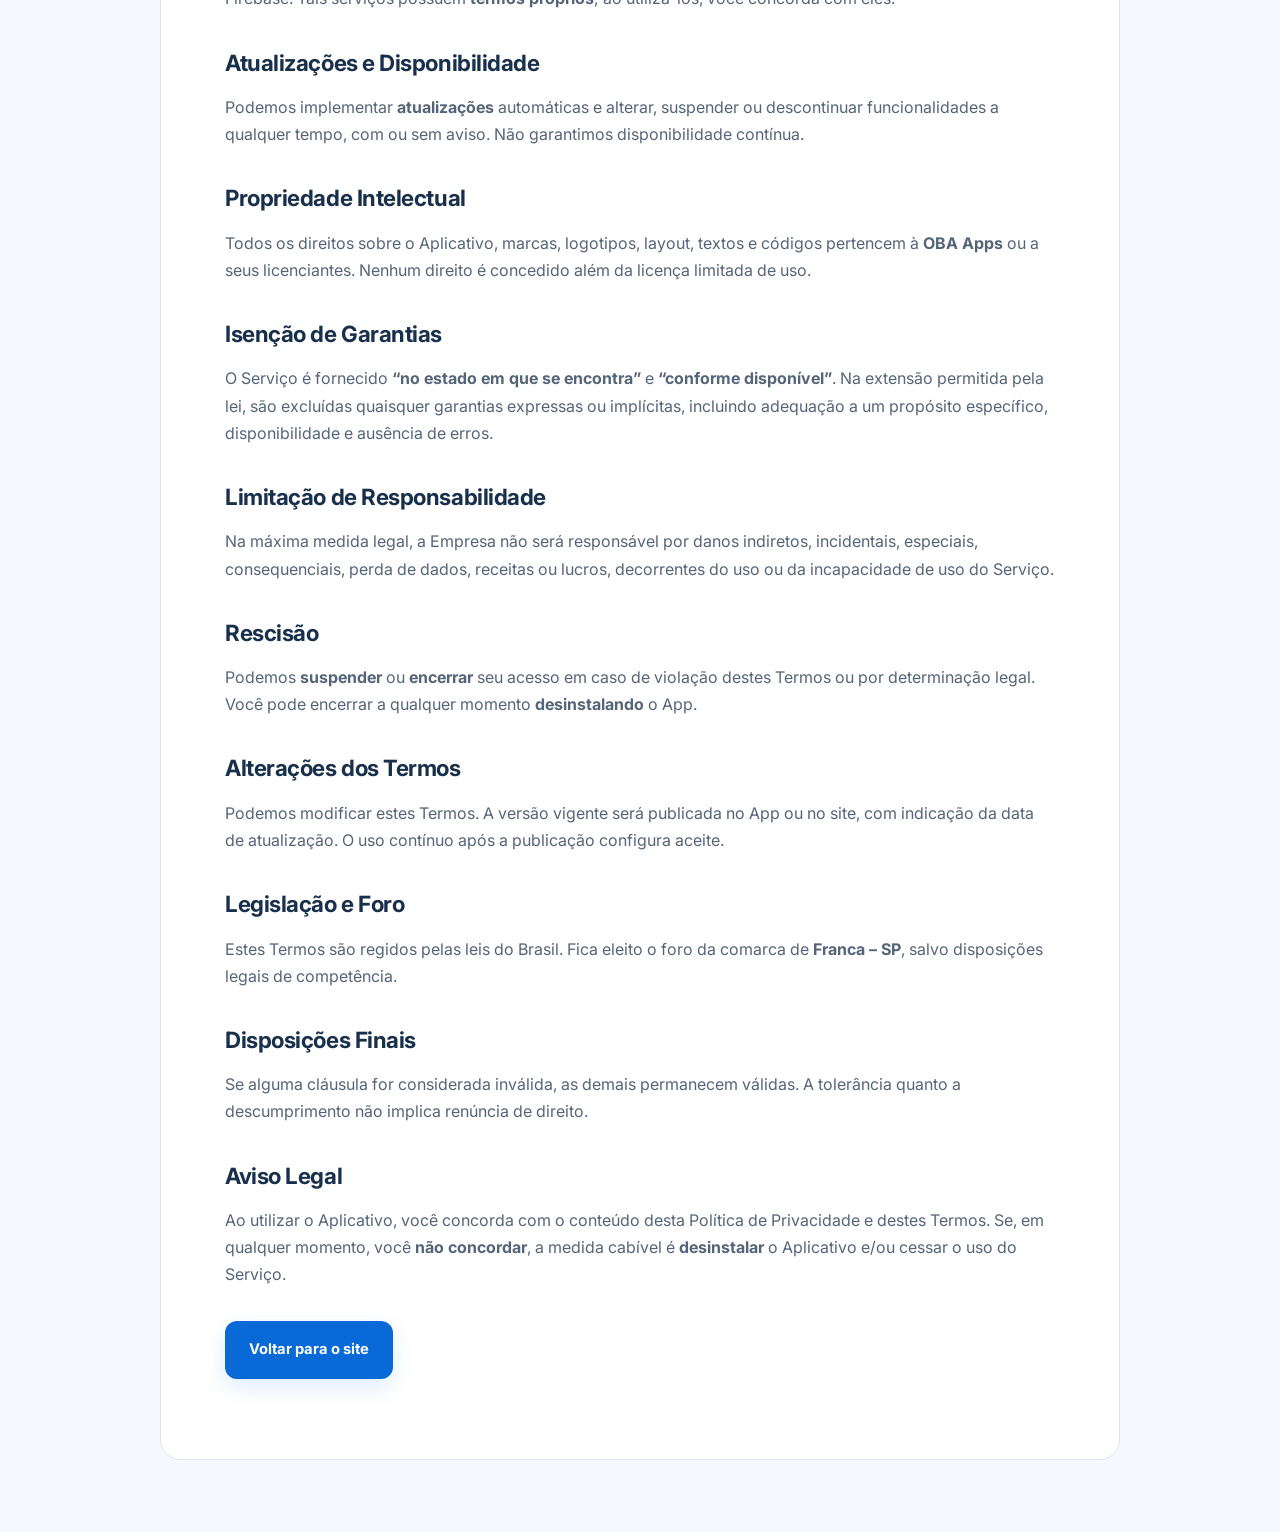
<file: terms.html>
<!DOCTYPE html>
<html lang="pt-BR">

<head>
  <meta charset="UTF-8" />
  <meta name="viewport" content="width=device-width, initial-scale=1.0" />

  <title>Termos de Uso | Oração Diária com Deus</title>
  <meta name="description"
    content="Leia os Termos de Uso do aplicativo Oração Diária com Deus. Consulte as regras de uso, licença, anúncios, serviços de terceiros, propriedade intelectual e limitações do serviço." />
  <meta name="robots" content="index, follow, max-image-preview:large" />
  <meta name="theme-color" content="#0969D7" />
  <link rel="canonical" href="https://oracaodiariacomdeus.com.br/terms.html" />

  <meta property="og:locale" content="pt_BR" />
  <meta property="og:type" content="article" />
  <meta property="og:site_name" content="Oração Diária com Deus" />
  <meta property="og:title" content="Termos de Uso | Oração Diária com Deus" />
  <meta property="og:description"
    content="Consulte os Termos de Uso do aplicativo Oração Diária com Deus." />
  <meta property="og:url" content="https://oracaodiariacomdeus.com.br/terms.html" />
  <meta property="og:image" content="https://oracaodiariacomdeus.com.br/images/convite.png" />
  <meta property="og:image:alt" content="Termos de Uso do aplicativo Oração Diária com Deus" />

  <meta name="twitter:card" content="summary_large_image" />
  <meta name="twitter:title" content="Termos de Uso | Oração Diária com Deus" />
  <meta name="twitter:description"
    content="Leia os Termos de Uso do aplicativo Oração Diária com Deus." />
  <meta name="twitter:image" content="https://oracaodiariacomdeus.com.br/images/convite.png" />

  <link rel="preconnect" href="https://fonts.googleapis.com" />
  <link rel="preconnect" href="https://fonts.gstatic.com" crossorigin />
  <link href="https://fonts.googleapis.com/css2?family=Inter:wght@400;500;600;700;800&display=swap" rel="stylesheet" />
  <link rel="icon" type="image/png" href="images/logo.png" />
  <link rel="stylesheet" href="styles.css" />

  <script type="application/ld+json">
  {
    "@context": "https://schema.org",
    "@type": "TermsOfService",
    "name": "Termos de Uso - Oração Diária com Deus",
    "url": "https://oracaodiariacomdeus.com.br/terms.html",
    "inLanguage": "pt-BR",
    "isPartOf": {
      "@type": "WebSite",
      "name": "Oração Diária com Deus",
      "url": "https://oracaodiariacomdeus.com.br/"
    },
    "about": {
      "@type": "SoftwareApplication",
      "name": "Oração Diária com Deus",
      "applicationCategory": "LifestyleApplication",
      "operatingSystem": "Android",
      "downloadUrl": "https://play.google.com/store/apps/details?id=com.obacriacoes.oracaodamanha"
    },
    "publisher": {
      "@type": "Organization",
      "name": "OBA.Apps"
    }
  }
  </script>
</head>

<body class="legal-page">
  <div class="bg-orb orb-1"></div>
  <div class="bg-orb orb-2"></div>
  <div class="bg-grid"></div>

  <header class="site-header">
    <div class="container nav">
      <a href="index.html" class="brand" aria-label="Voltar para a página inicial">
        <img src="images/logo.png" alt="" width="44" height="44">
        <span>Oração Diária com Deus</span>
      </a>
      <nav aria-label="Navegação principal">
        <a href="index.html#beneficios">Benefícios</a>
        <a href="index.html#screens">Telas do app</a>
        <a href="index.html#faq">FAQ</a>
        <a href="privacy-policy.html">Privacidade</a>
      </nav>
    </div>
  </header>

  <main class="section container" style="padding-top: 72px; padding-bottom: 72px;">
    <div class="cta" style="display:block;">
      <span class="eyebrow">Documento legal</span>
      <h1 style="font-size: clamp(2rem, 5vw, 3.4rem); letter-spacing: -0.04em;">Termos de Uso</h1>

      <p><strong>Última atualização:</strong> 25 de setembro de 2025</p>

      <p>
        Ao instalar, acessar ou usar o Aplicativo, você <strong>concorda</strong> com estes Termos e com a
        <strong>Política de Privacidade</strong>. Se não concordar, <strong>não use</strong> o Serviço.
      </p>

      <h2>Aceite dos Termos</h2>
      <p>
        Ao instalar, acessar ou usar o Aplicativo, você concorda com estes Termos e com a Política de Privacidade.
        Se não concordar, não use o Serviço.
      </p>

      <h2>Licença de Uso</h2>
      <p>
        Concedemos a você uma <strong>licença limitada, não exclusiva, intransferível e revogável</strong> para instalar
        e usar o Aplicativo em seus dispositivos, exclusivamente para fins pessoais e não comerciais, conforme estes Termos.
      </p>

      <h2>Conta e Cadastro</h2>
      <p>Algumas funcionalidades podem exigir <strong>Conta</strong>. Você é responsável por:</p>
      <ul>
        <li>fornecer informações verdadeiras;</li>
        <li>manter credenciais em sigilo;</li>
        <li>atividades realizadas na Conta.</li>
      </ul>

      <h2>Conteúdo do Usuário</h2>
      <p>
        Ao submeter conteúdo, como textos de oração, imagens ou comentários, você declara possuir os direitos necessários
        e concede à Empresa licença mundial, não exclusiva e gratuita para <strong>armazenar, exibir e operar</strong>
        o Serviço, exclusivamente para a finalidade do App.
      </p>
      <p>
        É proibido conteúdo ilegal, ofensivo, discriminatório, sexualmente explícito, violento, que viole direitos autorais
        ou direitos de terceiros.
      </p>

      <h2>Condutas Proibidas</h2>
      <p>Você se compromete a <strong>não</strong>:</p>
      <ul>
        <li>violar leis, direitos de terceiros ou estes Termos;</li>
        <li>tentar burlar, sondar ou comprometer a segurança do Serviço;</li>
        <li>realizar engenharia reversa, descompilar ou derivar código-fonte;</li>
        <li>utilizar o Serviço para spam, fraude, distribuição de malware ou scraping abusivo;</li>
        <li>interferir no funcionamento do Serviço com sobrecarga, ataques ou automações não autorizadas.</li>
      </ul>

      <h2>Serviços de Terceiros e Anúncios</h2>
      <p>
        O App pode exibir <strong>anúncios</strong>, incluindo AdMob, e integrar serviços de terceiros, como
        Google Play Services e Firebase. Tais serviços possuem <strong>termos próprios</strong>; ao utilizá-los,
        você concorda com eles.
      </p>

      <h2>Atualizações e Disponibilidade</h2>
      <p>
        Podemos implementar <strong>atualizações</strong> automáticas e alterar, suspender ou descontinuar funcionalidades
        a qualquer tempo, com ou sem aviso. Não garantimos disponibilidade contínua.
      </p>

      <h2>Propriedade Intelectual</h2>
      <p>
        Todos os direitos sobre o Aplicativo, marcas, logotipos, layout, textos e códigos pertencem à
        <strong>OBA Apps</strong> ou a seus licenciantes. Nenhum direito é concedido além da licença limitada de uso.
      </p>

      <h2>Isenção de Garantias</h2>
      <p>
        O Serviço é fornecido <strong>“no estado em que se encontra”</strong> e <strong>“conforme disponível”</strong>.
        Na extensão permitida pela lei, são excluídas quaisquer garantias expressas ou implícitas, incluindo adequação
        a um propósito específico, disponibilidade e ausência de erros.
      </p>

      <h2>Limitação de Responsabilidade</h2>
      <p>
        Na máxima medida legal, a Empresa não será responsável por danos indiretos, incidentais, especiais,
        consequenciais, perda de dados, receitas ou lucros, decorrentes do uso ou da incapacidade de uso do Serviço.
      </p>

      <h2>Rescisão</h2>
      <p>
        Podemos <strong>suspender</strong> ou <strong>encerrar</strong> seu acesso em caso de violação destes Termos
        ou por determinação legal. Você pode encerrar a qualquer momento <strong>desinstalando</strong> o App.
      </p>

      <h2>Alterações dos Termos</h2>
      <p>
        Podemos modificar estes Termos. A versão vigente será publicada no App ou no site, com indicação da data de atualização.
        O uso contínuo após a publicação configura aceite.
      </p>

      <h2>Legislação e Foro</h2>
      <p>
        Estes Termos são regidos pelas leis do Brasil. Fica eleito o foro da comarca de
        <strong>Franca – SP</strong>, salvo disposições legais de competência.
      </p>

      <h2>Disposições Finais</h2>
      <p>
        Se alguma cláusula for considerada inválida, as demais permanecem válidas.
        A tolerância quanto a descumprimento não implica renúncia de direito.
      </p>

      <h2>Aviso Legal</h2>
      <p>
        Ao utilizar o Aplicativo, você concorda com o conteúdo desta Política de Privacidade e destes Termos.
        Se, em qualquer momento, você <strong>não concordar</strong>, a medida cabível é
        <strong>desinstalar</strong> o Aplicativo e/ou cessar o uso do Serviço.
      </p>

      <p style="margin-top: 32px;">
        <a class="btn btn-primary" href="index.html">Voltar para o site</a>
      </p>
    </div>
  </main>
</body>

</html>
</file>
<file: styles.css>
:root {
  --primary:#0969d7;
  --primary-strong:#074a99;
  --secondary:#3686e8;
  --background:#f5f8fc;
  --primary-surface:#eaf2fd;
  --cream:#fbf8f2;
  --gold:#d4a64a;
  --ink:#18304b;
  --muted:#556579;
  --line:#dce4ee;
  --container:1160px;
  --shadow:0 24px 64px #074a9917;
}

* {
  box-sizing:border-box;
}

html {
  scroll-behavior:smooth;
  scroll-padding-top:105px;
}

body {
  margin:0;
  color:var(--ink);
  background:#fff;
  font-family:"DM Sans",Inter,system-ui,sans-serif;
  font-size:16px;
  line-height:1.7;
  -webkit-font-smoothing:antialiased;
}

img {
  display:block;
  max-width:100%;
  height:auto;
}

a {
  color:var(--primary-strong);
  text-decoration:none;
}

button {
  font:inherit;
}

a,button,summary {
  -webkit-tap-highlight-color:transparent;
}

:focus-visible {
  outline:3px solid var(--primary);
  outline-offset:5px;
}

h1,h2,h3,p,figure {
  margin:0;
}

h1,h2 {
  font-family:"DM Serif Display",Georgia,serif;
  font-weight:400;
  line-height:1.12;
  letter-spacing:-.035em;
}

h1 {
  font-size:clamp(3.7rem,5.6vw,5.4rem);
}

h2 {
  font-size:clamp(2.4rem,3.7vw,3.45rem);
}

h3 {
  font-size:1.2rem;
  line-height:1.4;
  letter-spacing:-.025em;
}

h1 em,h2 em {
  color:var(--primary);
  font-weight:400;
}

p {
  color:var(--muted);
}

.container {
  width:min(calc(100% - 64px),var(--container));
  margin-inline:auto;
}

.section {
  padding-block:100px;
}

.eyebrow {
  display:block;
  color:var(--primary-strong);
  font-size:.7rem;
  font-weight:700;
  letter-spacing:.18em;
  margin-bottom:20px;
}

.eyebrow-line {
  display:inline-block;
  width:30px;
  height:1px;
  background:var(--gold);
  margin:0 10px 4px 0;
}

.lead {
  font-size:1.12rem;
  line-height:1.85;
}

.btn {
  display:inline-flex;
  align-items:center;
  justify-content:center;
  gap:12px;
  min-height:58px;
  padding:15px 24px;
  border-radius:12px;
  font-size:.92rem;
  font-weight:700;
  transition:background .2s,transform .2s;
}

.btn-primary {
  background:var(--primary);
  color:#fff;
  box-shadow:0 8px 22px #0969d721;
}

.btn-primary:hover {
  background:var(--primary-strong);
  transform:translateY(-2px);
}

.store-button img {
  width:25px;
  height:28px;
  object-fit:contain;
}

.store-button>span {
  margin-left:8px;
}

.download-note {
  font-size:.77rem;
  margin-top:13px;
}

.text-link {
  display:inline-flex;
  align-items:center;
  gap:14px;
  font-size:.88rem;
  font-weight:600;
}

.text-link:hover {
  color:var(--primary);
  text-decoration:underline;
  text-underline-offset:5px;
}

.skip-link {
  position:absolute;
  left:20px;
  top:-100px;
  padding:10px 20px;
  background:#fff;
  z-index:100;
}

.skip-link:focus {
  top:14px;
}

.site-header {
  position:sticky;
  top:0;
  z-index:20;
  background:#ffffffed;
  border-bottom:1px solid #dce4ee90;
  backdrop-filter:blur(16px);
}

.nav {
  min-height:88px;
  display:flex;
  align-items:center;
  justify-content:space-between;
  gap:26px;
}

.brand {
  display:inline-flex;
  align-items:center;
  gap:12px;
  color:var(--ink);
  font-size:.91rem;
  line-height:1.25;
  font-weight:500;
  flex-shrink:0;
}

.brand img {
  width:44px;
  height:44px;
  border-radius:12px;
}

.brand strong {
  font-weight:700;
}

.nav nav {
  display:flex;
  align-items:center;
  gap:27px;
  font-size:.82rem;
  font-weight:500;
}

.nav nav>a:hover {
  color:var(--primary);
}

.nav-download {
  padding:10px 16px;
  background:var(--primary-surface);
  border-radius:9px;
  font-weight:700;
}

.menu-toggle {
  display:none;
  border:1px solid var(--line);
  border-radius:8px;
  background:#fff;
  padding:8px 12px;
  font-size:.8rem;
  color:var(--ink);
}

.hero {
  background:linear-gradient(110deg,var(--cream) 0%,#fcfaf6 45%,var(--primary-surface) 100%);
  overflow:hidden;
}

.hero-grid {
  display:grid;
  grid-template-columns:1.08fr 1fr;
  align-items:center;
  gap:48px;
  padding-block:68px 75px;
}

.hero-copy .lead {
  max-width:470px;
  margin:25px 0 28px;
}

.hero-copy>.text-link {
  margin-top:31px;
}

.hero-visual {
  position:relative;
  min-height:625px;
  display:flex;
  align-items:center;
  justify-content:center;
}

.hero-orbit {
  position:absolute;
  inset:55px -45px 35px 0;
  background:linear-gradient(150deg,#d3e6fc,#ecf4ff);
  border-radius:48% 48% 45% 45%;
  transform:rotate(-12deg);
}

.hero-orbit:after {
  content:"";
  position:absolute;
  inset:24px -10px -14px 26px;
  border:1px solid #b7cee8;
  border-radius:inherit;
}

.device {
  position:relative;
  background:#fff;
  border:7px solid #fff;
  border-radius:28px;
  box-shadow:var(--shadow);
  overflow:hidden;
}

.device img {
  border-radius:20px;
  width:100%;
}

.hero-device {
  width:268px;
  transform:rotate(4deg);
  box-shadow:18px 28px 50px #074a9924;
}

.hero-small-note {
  position:absolute;
  top:34px;
  left:0;
  z-index:2;
  font-family:Georgia,serif;
  font-size:1.1rem;
  line-height:1.5;
  color:var(--primary-strong);
}

.hero-spark {
  position: absolute;
  top: 34px;
  left: 0;
  color: #aa7c27;
  font-size: 1.7rem;
}

.hero-small-note>span {
  display:block;
  font-size:1.7rem;
  color:#aa7c27;
  margin-bottom:9px;
}

.hero-small-note strong {
  font-weight:400;
  font-style:italic;
}

.moment-note {
  position:absolute;
  bottom:76px;
  left:-8px;
  z-index:2;
  display:flex;
  gap:13px;
  align-items:center;
  background:#fff;
  padding:17px 21px;
  box-shadow:0 8px 35px #074a9917;
  border:1px solid #e6dfd1;
  border-radius:15px;
  font-size:.87rem;
  font-weight:600;
}

.moment-note small {
  display:block;
  font-size:.68rem;
  font-weight:400;
  color:var(--muted);
  margin-top:3px;
}

.note-icon {
  background:var(--cream);
  color:#997124;
  width:38px;
  height:38px;
  border-radius:50%;
  display:grid;
  place-items:center;
  font-size:1.6rem;
}

.visual-caption {
  position:absolute;
  bottom:0;
  left:0;
  right:0;
  text-align:center;
  font-size:.61rem;
  letter-spacing:.2em;
  color:var(--muted);
}

.benefits-band {
  border-block:1px solid var(--line);
}

.benefits {
  display:grid;
  grid-template-columns:repeat(3,1fr);
  padding-block:25px;
  gap:20px;
}

.benefits p {
  font-size:.85rem;
  color:var(--ink);
}

.benefits p+p {
  border-left:1px solid var(--line);
  padding-left:35px;
}

.benefits span {
  font-size:.65rem;
  color:#987022;
  margin-right:14px;
  letter-spacing:.1em;
}

.section-heading {
  max-width:740px;
  margin-bottom:46px;
}

.section-heading>p {
  max-width:600px;
  margin-top:22px;
}

.feature-grid {
  display:grid;
  grid-template-columns:repeat(3,1fr);
  gap:22px;
}

.feature-card {
  padding:33px 29px;
  background:var(--background);
  border-radius:18px;
  border:1px solid #e7edf5;
  display:flex;
  flex-direction:column;
}

.feature-card:nth-child(2) {
  background:var(--cream);
  border-color:#eee7da;
}

.feature-card:nth-child(3) {
  background:#f5f7f2;
  border-color:#e6eadd;
}

.feature-number {
  font-size:.64rem;
  letter-spacing:.16em;
  color:var(--primary-strong);
  font-weight:600;
  margin-bottom:42px;
}

.feature-card:nth-child(2) .feature-number {
  color:#8a651f;
}

.feature-card:nth-child(3) .feature-number {
  color:#4c6340;
}

.feature-card h3 {
  max-width:245px;
  font-size:1.43rem;
}

.feature-card p {
  font-size:.9rem;
  margin:19px 0 28px;
}

.feature-card .text-link {
  margin-top:auto;
  font-size:.79rem;
}

.purpose-section {
  background:var(--primary-surface);
}

.split {
  display:grid;
  grid-template-columns:1fr 1fr;
  gap:90px;
  align-items:center;
}

.purpose-visual {
  position:relative;
  min-height:610px;
  display:grid;
  place-items:center;
}

.purpose-visual:before {
  content:"";
  position:absolute;
  width:390px;
  height:390px;
  background:#d9e8fa;
  border-radius:50%;
}

.purpose-device {
  width:265px;
  transform:rotate(-3deg);
}

.purpose-label {
  position:absolute;
  bottom:48px;
  right:0;
  background:#fff;
  border-radius:12px;
  padding:15px 22px;
  font-size:.85rem;
  box-shadow:var(--shadow);
}

.purpose-label span {
  color:#448557;
  margin-right:10px;
}

.split-copy>.lead {
  margin:24px 0 28px;
}

.steps {
  list-style:none;
  padding:0;
  margin:27px 0;
  display:grid;
  gap:22px;
}

.steps li {
  display:flex;
  gap:17px;
  align-items:flex-start;
}

.steps li>span {
  display:grid;
  place-items:center;
  width:30px;
  height:30px;
  flex-shrink:0;
  border:1px solid #b8d0ee;
  border-radius:50%;
  font-size:.78rem;
  color:var(--primary-strong);
}

.steps h3 {
  font-size:.96rem;
  font-weight:600;
}

.steps p {
  font-size:.83rem;
  margin-top:3px;
}

.quiet-note {
  font-size:.74rem;
  padding-top:15px;
  border-top:1px solid #cbdced;
}

.horizontal-heading {
  max-width:none;
  display:flex;
  align-items:flex-end;
  justify-content:space-between;
  gap:60px;
}

.horizontal-heading>p {
  max-width:340px;
  margin-bottom:6px;
}

.screens-grid {
  display:grid;
  grid-template-columns:repeat(4,minmax(0,1fr));
  gap:24px;
}

.screenshot-link {
  display:block;
  background:var(--background);
  padding:12px;
  border:1px solid var(--line);
  border-radius:20px;
  position:relative;
  transition:transform .2s,box-shadow .2s;
}

.screenshot-link>img {
  width:100%;
  border-radius:12px;
}

.screenshot-link:hover {
  transform:translateY(-5px);
  box-shadow:var(--shadow);
}

.zoom-hint {
  position:absolute;
  bottom:20px;
  right:20px;
  border-radius:6px;
  background:#ffffffee;
  padding:5px 9px;
  color:var(--primary-strong);
  font-size:.65rem;
  font-weight:600;
}

.screen-card figcaption {
  padding:20px 3px 0;
}

.screen-card figcaption>span {
  font-size:.61rem;
  letter-spacing:.15em;
  color:var(--primary-strong);
}

.screen-card h3 {
  font-size:1.04rem;
  margin:8px 0;
}

.screen-card p {
  font-size:.8rem;
  line-height:1.65;
}

.personalization-section {
  background:var(--cream);
  overflow:hidden;
}

.personalization-grid {
  grid-template-columns:1.2fr 1fr;
}

.theme-swatches {
  display:flex;
  gap:25px;
  margin:32px 0;
}

.theme-swatches>div {
  display:grid;
  justify-items:center;
  gap:8px;
  font-size:.73rem;
}

.theme-swatches span {
  background:var(--swatch);
  width:37px;
  height:37px;
  border-radius:50%;
  border:4px solid #fff;
  box-shadow:0 0 0 1px #d3cec4;
}

.simple-list {
  padding:0;
  list-style:none;
  display:grid;
  gap:13px;
  font-size:.9rem;
  color:var(--muted);
}

.simple-list li:before {
  content:"✓";
  color:var(--primary);
  margin-right:12px;
}

.settings-visual {
  position:relative;
  display:grid;
  place-items:center;
  min-height:550px;
}

.settings-visual:before {
  content:"";
  position:absolute;
  width:420px;
  height:420px;
  background:#f1e9d9;
  border-radius:40% 60% 50% 50%;
}

.settings-device {
  width:243px;
  transform:rotate(5deg);
}

.settings-label {
  position:absolute;
  bottom:35px;
  left:-16px;
  border-radius:14px;
  background:#fff;
  padding:16px 22px;
  font-size:.87rem;
  line-height:1.6;
  box-shadow:var(--shadow);
}

.settings-label strong {
  font-family:Georgia,serif;
  font-style:italic;
  color:var(--primary-strong);
  font-size:1.05rem;
  font-weight:400;
}

.invitation {
  border-radius:24px;
  overflow:hidden;
  background:var(--background);
  border:1px solid var(--line);
  display:grid;
  grid-template-columns:1.15fr 1fr;
  align-items:center;
}

.invitation-art {
  width:100%;
  height:auto;
  object-fit:contain;
  object-position:center;
}

.invitation-copy {
  padding:48px 36px;
}

.invitation h2 {
  font-size:2.5rem;
}

.invitation-copy>p:not(.download-note) {
  font-size:.93rem;
  margin:19px 0 26px;
}

.invitation .eyebrow {
  font-size:.62rem;
}

.invitation .btn {
  font-size:.8rem;
  padding-inline:18px;
}

.faq-section {
  padding-top:0;
  display:grid;
  grid-template-columns:.8fr 1.5fr;
  gap:100px;
}

.faq-intro>p {
  margin:25px 0 20px;
  max-width:260px;
}

.faq-list {
  border-top:1px solid var(--line);
}

.faq-list details {
  border-bottom:1px solid var(--line);
}

.faq-list summary {
  cursor:pointer;
  position:relative;
  padding:22px 40px 22px 0;
  list-style:none;
  font-size:.95rem;
  font-weight:600;
  line-height:1.5;
}

.faq-list summary::-webkit-details-marker {
  display:none;
}

.faq-list summary:after {
  content:"+";
  position:absolute;
  right:4px;
  top:18px;
  color:var(--primary);
  font-weight:400;
  font-size:1.4rem;
}

.faq-list details[open] summary:after {
  content:"−";
}

.faq-list details p {
  font-size:.9rem;
  padding:0 32px 23px 0;
}

.site-footer {
  background:var(--background);
  border-top:1px solid var(--line);
  padding:50px 0 24px;
}

.footer-grid {
  display:grid;
  grid-template-columns:1.5fr 1fr 1.2fr;
  gap:50px;
}

.footer-grid>div>p {
  font-size:.82rem;
  margin-top:20px;
}

.footer-grid h3 {
  font-size:.82rem;
  margin:8px 0 20px;
}

.footer-grid>div>a:not(.brand) {
  display:block;
  font-size:.79rem;
  margin-bottom:9px;
  color:var(--muted);
  overflow-wrap:anywhere;
}

.footer-grid>div>a:hover {
  color:var(--primary);
}

.footer-bottom {
  border-top:1px solid var(--line);
  display:flex;
  justify-content:space-between;
  gap:20px;
  padding-top:20px;
  margin-top:38px;
  font-size:.7rem;
  color:var(--muted);
}

.image-dialog {
  position:fixed;
  inset:0;
  border:1px solid #cbdced;
  border-radius:18px;
  padding:56px 20px 18px;
  max-width:min(94vw,540px);
  max-height:94dvh;
  background:#f5f8fc;
  color:var(--ink);
}

.image-dialog::backdrop {
  background:#102b47cc;
  backdrop-filter:blur(6px);
}

.image-dialog img {
  max-height:74dvh;
  width:auto;
  margin:auto;
}

.image-dialog p {
  font-size:.76rem;
  max-width:380px;
  margin:13px auto 0;
  line-height:1.5;
}

.dialog-close {
  position:absolute;
  right:16px;
  top:12px;
  border:0;
  border-radius:8px;
  background:#fff;
  color:var(--primary-strong);
  padding:7px 13px;
  cursor:pointer;
}

.image-dialog:not([open]) {
  display:none;
}

/* Compatibilidade visual dos documentos legais;
o texto permanece preservado. */
body.legal-page {
  background:var(--background);
}

.legal-page .site-header nav {
  flex-wrap:wrap;
  justify-content:flex-end;
  gap:18px;
}

.legal-page .cta {
  background:#fff;
  border:1px solid var(--line);
  border-radius:20px;
  padding:clamp(24px,5vw,64px);
  max-width:960px;
  margin:auto;
  overflow-wrap:anywhere;
}

.legal-page .cta h1 {
  margin-bottom:28px;
}

.legal-page .cta h2 {
  font-family:inherit;
  font-size:1.4rem;
  line-height:1.4;
  letter-spacing:-.02em;
  margin:34px 0 15px;
  font-weight:700;
}

.legal-page .cta h3 {
  margin:24px 0 12px;
}

.legal-page .cta p {
  margin:16px 0;
}

.legal-page .cta li {
  color:var(--muted);
  margin-bottom:9px;
}

.legal-page .cta a:not(.btn) {
  text-decoration:underline;
  text-underline-offset:3px;
}

@media(max-width:1050px) {
  .nav nav {
    gap:17px;
    font-size:.77rem;
  }
  .hero-grid {
    gap:25px;
  }
  .hero-small-note {
    font-size:.96rem;
  }
  .moment-note {
    left:-12px;
    padding:14px;
  }
  .split {
    gap:45px;
  }
  .purpose-label {
    right:-12px;
  }
  .screens-grid {
    gap:16px;
  }
  .invitation-copy {
    padding:36px 25px;
  }
  .invitation h2 {
    font-size:2.1rem;
  }
  .invitation .btn {
    gap:8px;
    font-size:.76rem;
    padding-inline:12px;
  }
  .faq-section {
    gap:55px;
  }
}

@media(max-width:820px) {
  .container {
    width:calc(100% - 40px);
  }
  .nav {
    min-height:76px;
    flex-wrap:wrap;
    gap:0;
    padding-block:14px;
  }
  .brand {
    font-size:.83rem;
  }
  .brand img {
    width:40px;
    height:40px;
  }
  .nav nav {
    width:100%;
    justify-content:center;
    flex-wrap:wrap;
    gap:18px;
    padding-top:18px;
  }
  .menu-toggle:not([hidden]) {
    display:block;
  }
  .js-menu #menu {
    display:none;
  }
  .js-menu #menu.is-open {
    display:flex;
  }
  .hero-grid {
    grid-template-columns:1fr 1fr;
    gap:18px;
    padding-block:48px;
  }
  .hero h1 {
    font-size:3.6rem;
  }
  .hero-copy .lead {
    font-size:.98rem;
  }
  .hero-copy .eyebrow {
    font-size:.58rem;
    letter-spacing:.13em;
  }
  .hero-copy .btn {
    font-size:.78rem;
    padding:13px 15px;
    gap:8px;
  }
  .hero-copy .btn>span {
    margin-left:0;
  }
  .hero-copy>.text-link {
    font-size:.76rem;
    gap:8px;
  }
  .hero-visual {
    min-height:540px;
  }
  .hero-device {
    width:225px;
  }
  .hero-small-note {
    top:6px;
  }
  .moment-note {
    bottom:36px;
    left:-20px;
  }
  .hero-orbit {
    inset:50px -30px 30px -5px;
  }
  .benefits p {
    font-size:.74rem;
  }
  .benefits p+p {
    padding-left:18px;
  }
  .benefits span {
    margin-right:6px;
  }
  .section {
    padding-block:74px;
  }
  .feature-grid {
    gap:14px;
  }
  .feature-card {
    padding:25px 20px;
  }
  .feature-card h3 {
    font-size:1.2rem;
  }
  .feature-card p {
    font-size:.83rem;
  }
  .feature-card .text-link {
    font-size:.71rem;
  }
  .split {
    gap:35px;
  }
  .purpose-visual {
    min-height:530px;
  }
  .purpose-device {
    width:225px;
  }
  .purpose-visual:before {
    width:300px;
    height:300px;
  }
  .purpose-label {
    font-size:.72rem;
    bottom:35px;
    padding:13px;
  }
  .split-copy>.lead {
    font-size:1rem;
  }
  .screens-grid {
    grid-template-columns:repeat(2,minmax(0,1fr));
    gap:36px 24px;
  }
  .horizontal-heading {
    gap:35px;
  }
  .horizontal-heading>p {
    max-width:250px;
    font-size:.86rem;
  }
  .personalization-grid {
    grid-template-columns:1.1fr 1fr;
  }
  .settings-visual {
    min-height:510px;
  }
  .settings-device {
    width:210px;
  }
  .settings-visual:before {
    width:300px;
    height:300px;
  }
  .settings-label {
    left:-20px;
    bottom:20px;
  }
  .theme-swatches {
    gap:21px;
  }
  .simple-list {
    font-size:.8rem;
  }
  .invitation {
    grid-template-columns:1fr;
  }
  .invitation-art {
    height:auto;
    object-fit:contain;
  }
  .invitation-copy {
    padding:35px;
  }
  .invitation h2 {
    font-size:2.6rem;
  }
  .invitation .btn {
    font-size:.9rem;
    padding:15px 24px;
  }
  .faq-section {
    padding-top:0;
    grid-template-columns:.75fr 1.25fr;
    gap:35px;
  }
  .footer-grid {
    gap:25px;
  }
  .legal-page .site-header nav {
    padding-top:14px;
    justify-content:center;
  }
}

@media(max-width:600px) {
  html {
    scroll-padding-top:96px;
  }
  .hero-grid {
    grid-template-columns:1fr;
    gap:38px;
    padding-block:45px 32px;
  }
  .hero-copy .eyebrow {
    font-size:.6rem;
    letter-spacing:.14em;
  }
  .hero h1 {
    font-size:clamp(3.35rem,12.8vw,4.6rem);
  }
  .hero-copy .lead {
    font-size:1rem;
    max-width:420px;
    margin-top:21px;
  }
  .hero-copy .btn {
    font-size:.88rem;
    padding:15px 19px;
    gap:10px;
  }
  .hero-copy>.text-link {
    font-size:.82rem;
    margin-top:22px;
  }
  .hero-visual {
    min-height:570px;
    max-width:390px;
    width:100%;
    margin:auto;
  }
  .hero-device {
    width:245px;
  }
  .hero-small-note {
    top:15px;
    left:0;
    font-size:.93rem;
  }
  .hero-orbit {
    inset:55px -8px 37px -8px;
  }
  .moment-note {
    left:0;
    bottom:53px;
    font-size:.8rem;
  }
  .visual-caption {
    font-size:.57rem;
  }
  .benefits {
    grid-template-columns:1fr;
    padding-block:22px;
    gap:11px;
  }
  .benefits p {
    font-size:.82rem;
  }
  .benefits p+p {
    border:0;
    padding-left:0;
  }
  .benefits span {
    margin-right:14px;
  }
  .section {
    padding-block:62px;
  }
  h2 {
    font-size:2.4rem;
  }
  .eyebrow {
    font-size:.61rem;
    letter-spacing:.15em;
    margin-bottom:16px;
  }
  .section-heading {
    margin-bottom:30px;
  }
  .section-heading>p {
    font-size:.91rem;
    margin-top:20px;
  }
  .feature-grid {
    grid-template-columns:1fr;
    gap:16px;
  }
  .feature-card {
    padding:28px;
  }
  .feature-number {
    margin-bottom:20px;
  }
  .feature-card h3 {
    font-size:1.4rem;
    max-width:280px;
  }
  .feature-card p {
    font-size:.88rem;
  }
  .feature-card .text-link {
    font-size:.8rem;
  }
  .split {
    grid-template-columns:1fr;
    gap:33px;
  }
  .purpose-section .split-copy {
    grid-row:1;
  }
  .purpose-visual {
    min-height:555px;
  }
  .purpose-device {
    width:245px;
  }
  .purpose-label {
    right:0;
    bottom:32px;
    font-size:.81rem;
  }
  .purpose-visual:before {
    width:330px;
    height:330px;
  }
  .horizontal-heading {
    display:block;
  }
  .horizontal-heading>p {
    max-width:370px;
    margin-top:20px;
  }
  .screens-grid {
    gap:30px 16px;
  }
  .screenshot-link {
    padding:7px;
    border-radius:14px;
  }
  .screenshot-link>img {
    border-radius:8px;
  }
  .zoom-hint {
    bottom:11px;
    right:11px;
    font-size:.58rem;
    padding:4px 7px;
  }
  .screen-card figcaption {
    padding-top:14px;
  }
  .screen-card figcaption>span {
    font-size:.54rem;
    letter-spacing:.1em;
  }
  .screen-card h3 {
    font-size:.93rem;
  }
  .screen-card p {
    font-size:.76rem;
  }
  .personalization-grid {
    grid-template-columns:1fr;
  }
  .theme-swatches {
    gap:28px;
  }
  .settings-visual {
    min-height:540px;
  }
  .settings-device {
    width:240px;
  }
  .settings-visual:before {
    width:335px;
    height:335px;
  }
  .settings-label {
    left:0;
    bottom:28px;
  }
  .invitation-section {
    padding-block:62px;
  }
  .invitation {
    border-radius:18px;
  }
  .invitation-copy {
    padding:29px 24px;
  }
  .invitation h2 {
    font-size:2.25rem;
  }
  .invitation .btn {
    font-size:.79rem;
    padding:14px 15px;
    gap:8px;
  }
  .invitation .btn>span {
    margin-left:0;
  }
  .faq-section {
    grid-template-columns:1fr;
    gap:30px;
    padding-top:0;
  }
  .faq-intro h2 br {
    display:none;
  }
  .faq-intro>p {
    max-width:100%;
    margin:16px 0;
  }
  .faq-list summary {
    font-size:.87rem;
  }
  .faq-list details p {
    font-size:.84rem;
  }
  .footer-grid {
    grid-template-columns:1fr;
    gap:28px;
  }
  .footer-grid h3 {
    margin-bottom:12px;
  }
  .footer-bottom {
    flex-direction:column;
    gap:8px;
  }
  .legal-page .nav {
    gap:14px;
  }
  .legal-page main.section {
    padding-top:35px!important;
    padding-bottom:40px!important;
  }
  .legal-page .site-header {
    position:static;
  }
}

@media(max-width:360px) {
  .container {
    width:calc(100% - 32px);
  }
  .hero-copy .eyebrow {
    font-size:.54rem;
  }
  .hero-copy .btn,.invitation .btn {
    font-size:.72rem;
    gap:7px;
    padding-inline:12px;
  }
  .hero-small-note {
    font-size:.84rem;
  }
  .hero-device {
    width:225px;
  }
  .moment-note {
    padding:12px;
  }
  .hero-visual {
    min-height:535px;
  }
  .theme-swatches {
    gap:23px;
  }
}

@media(prefers-reduced-motion:reduce) {
  html {
    scroll-behavior:auto;
  }
  *,*:before,*:after {
    transition:none!important;
    animation:none!important;
  }
  .btn-primary:hover,.screenshot-link:hover {
    transform:none;
  }
}
</file>
